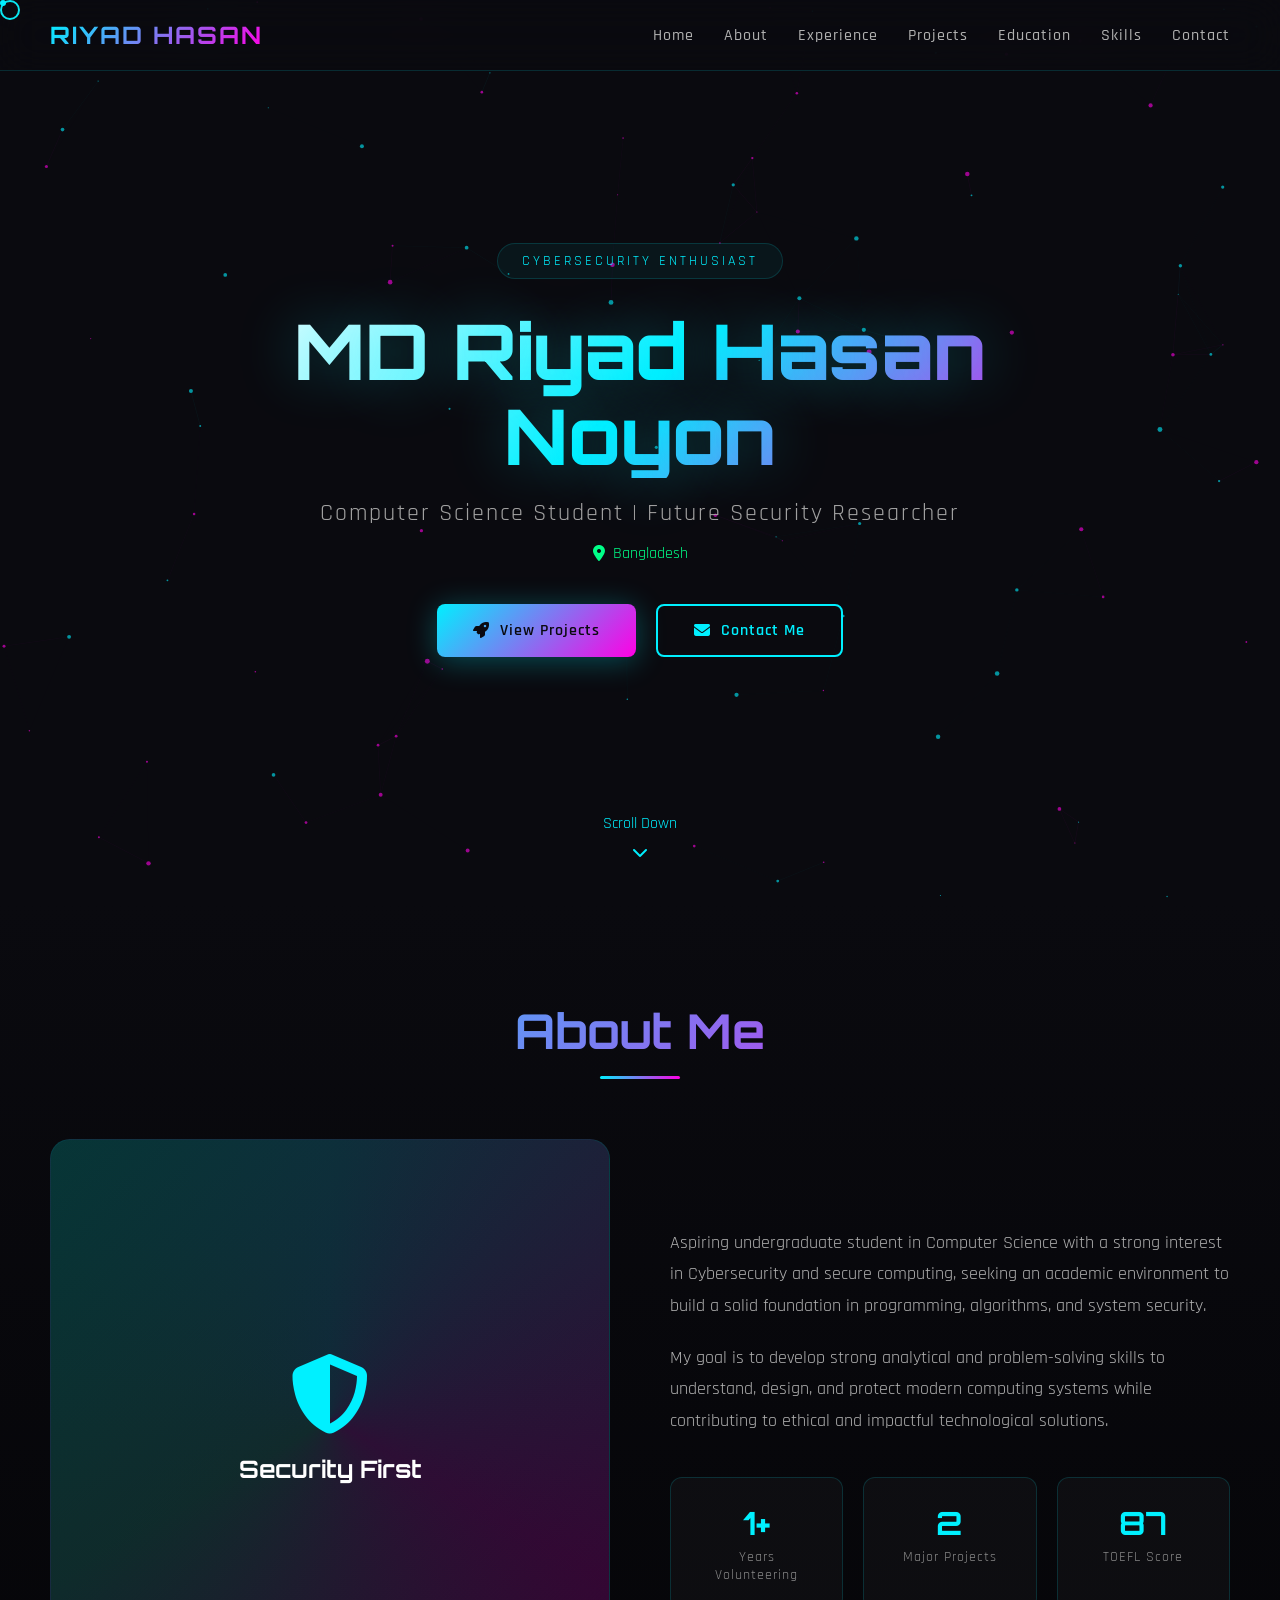
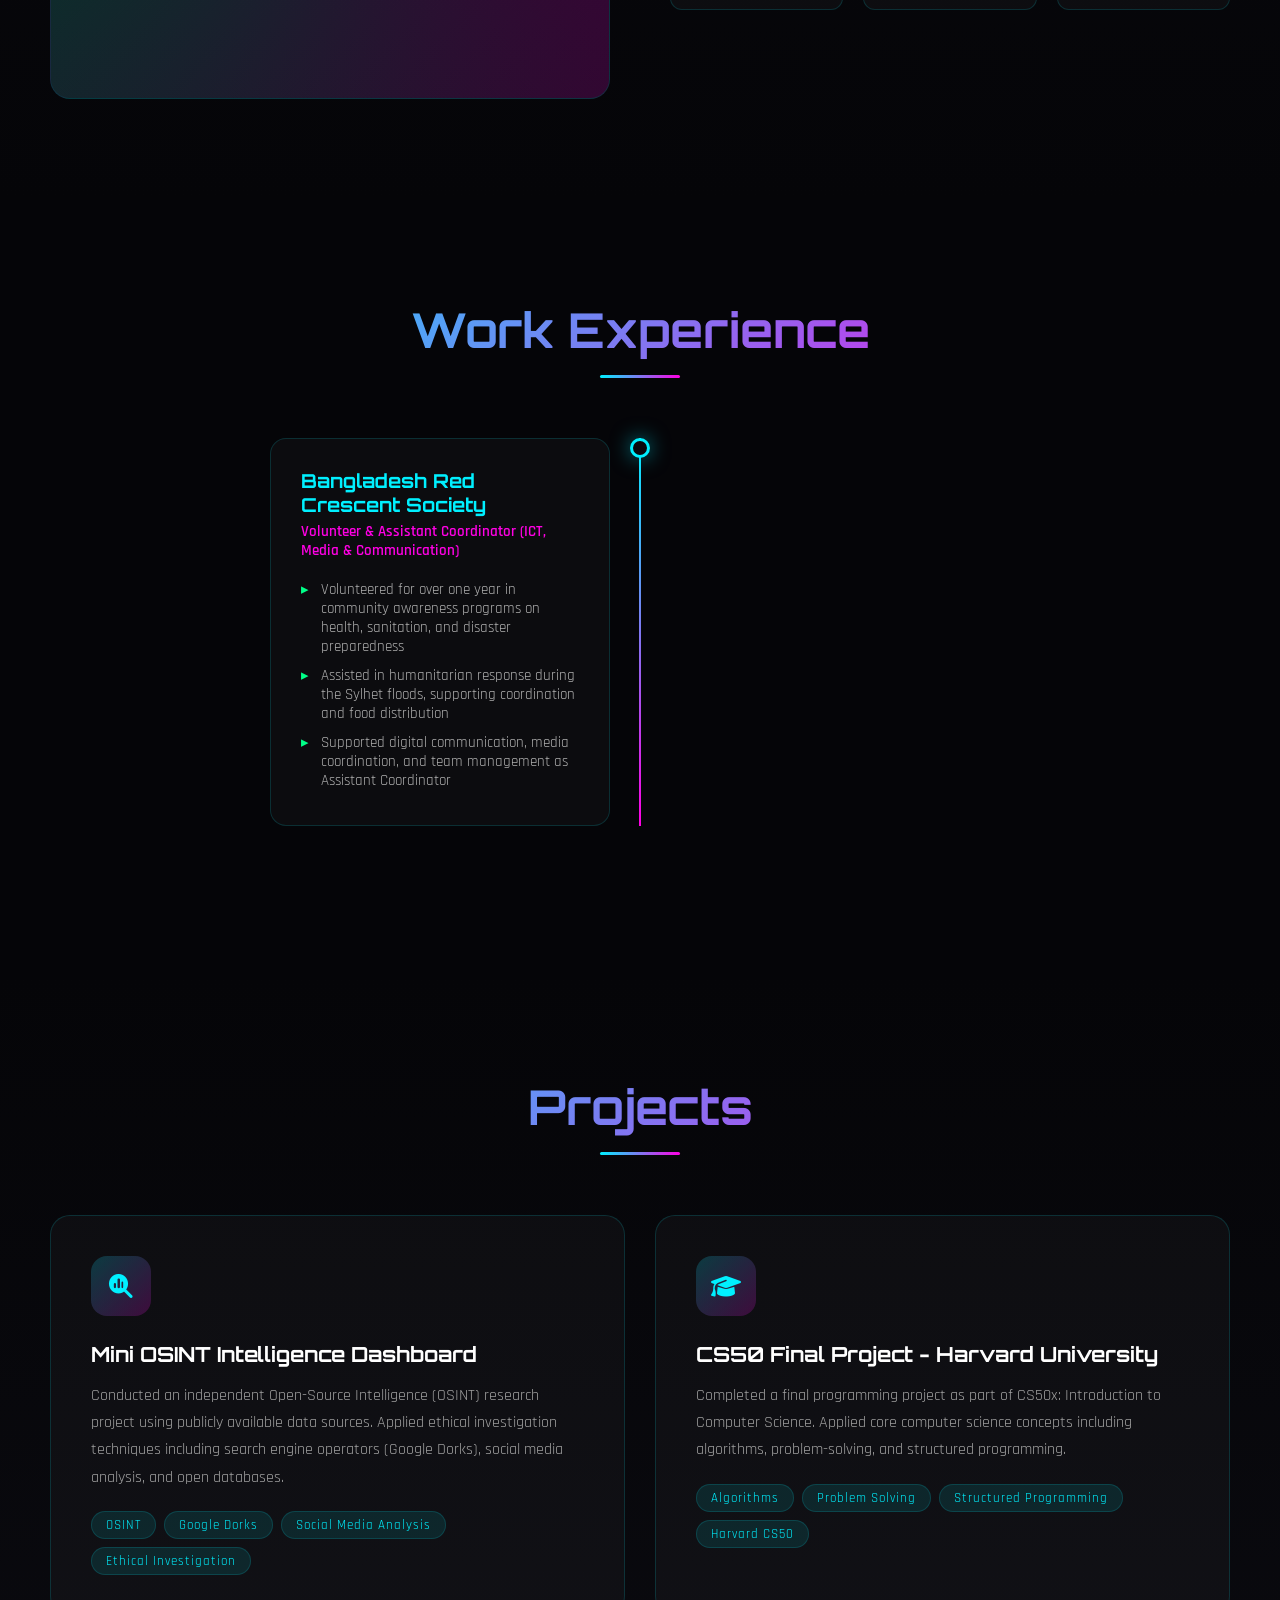
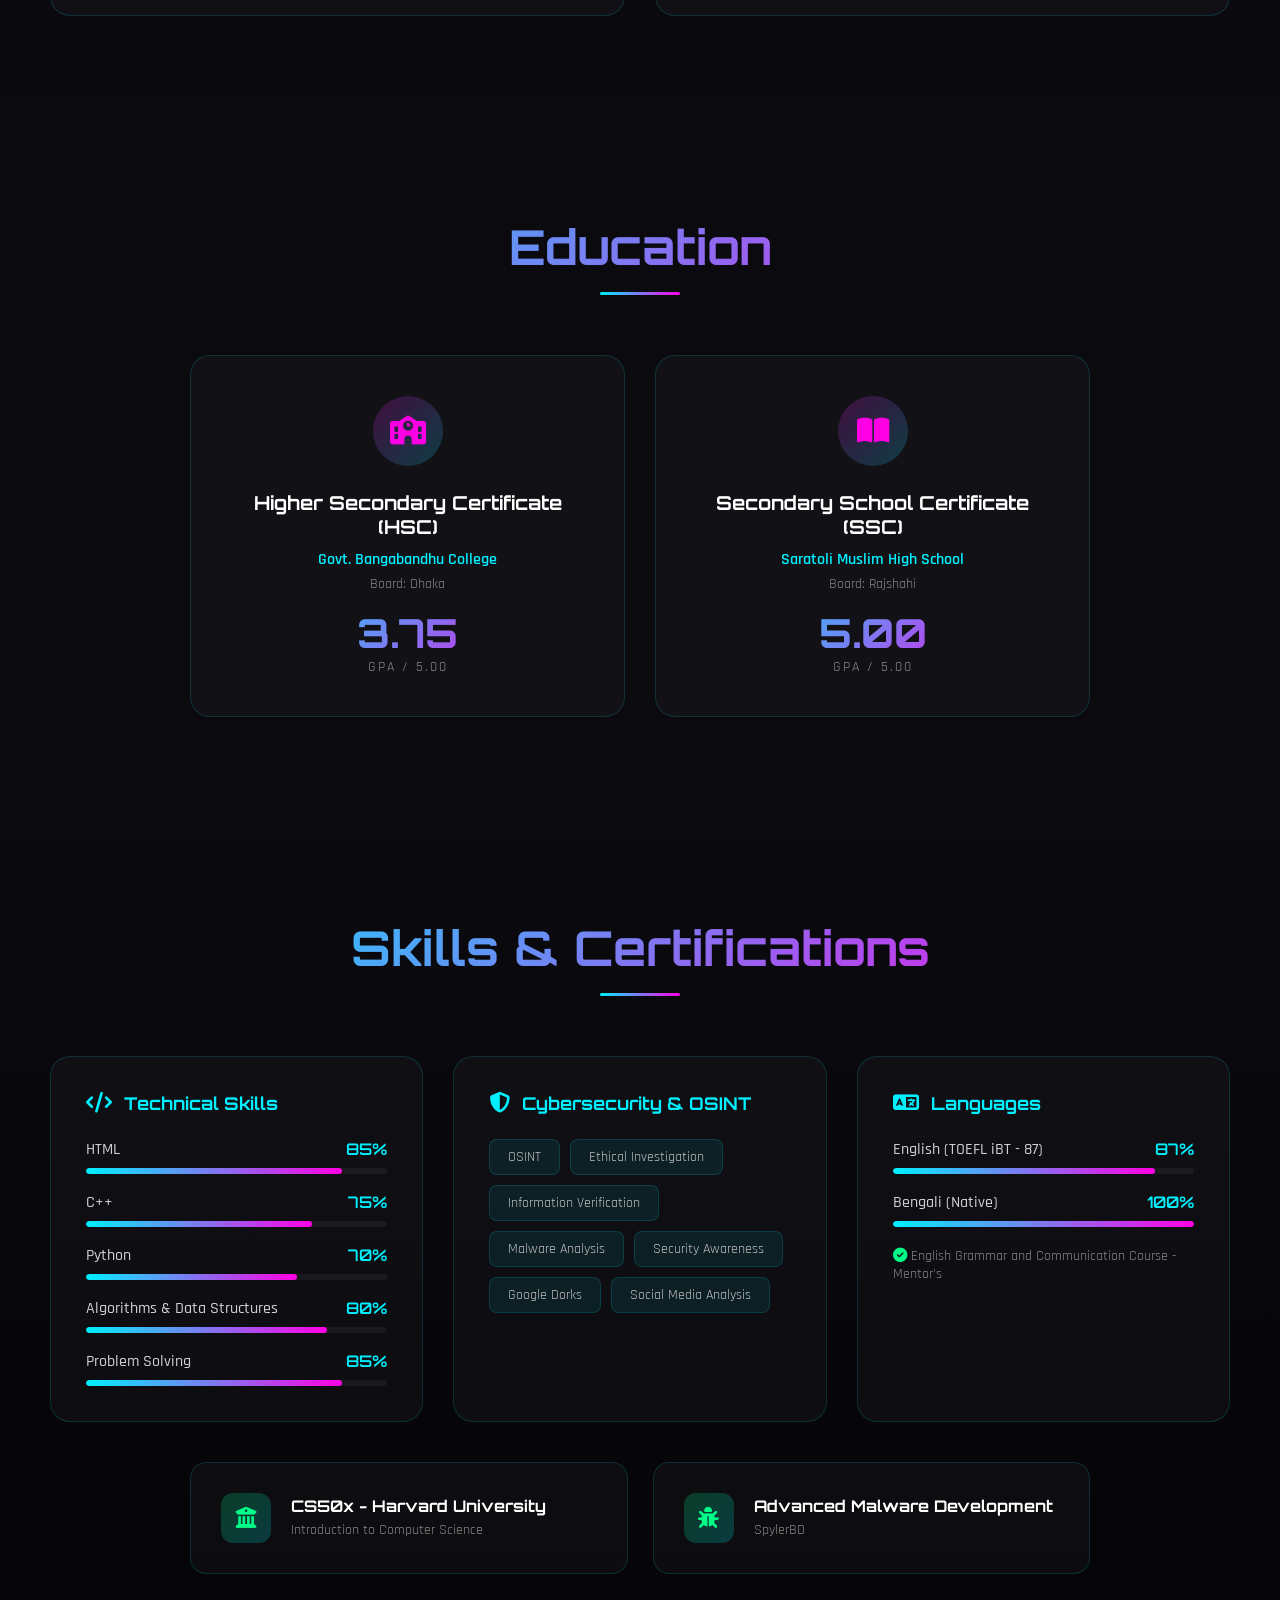
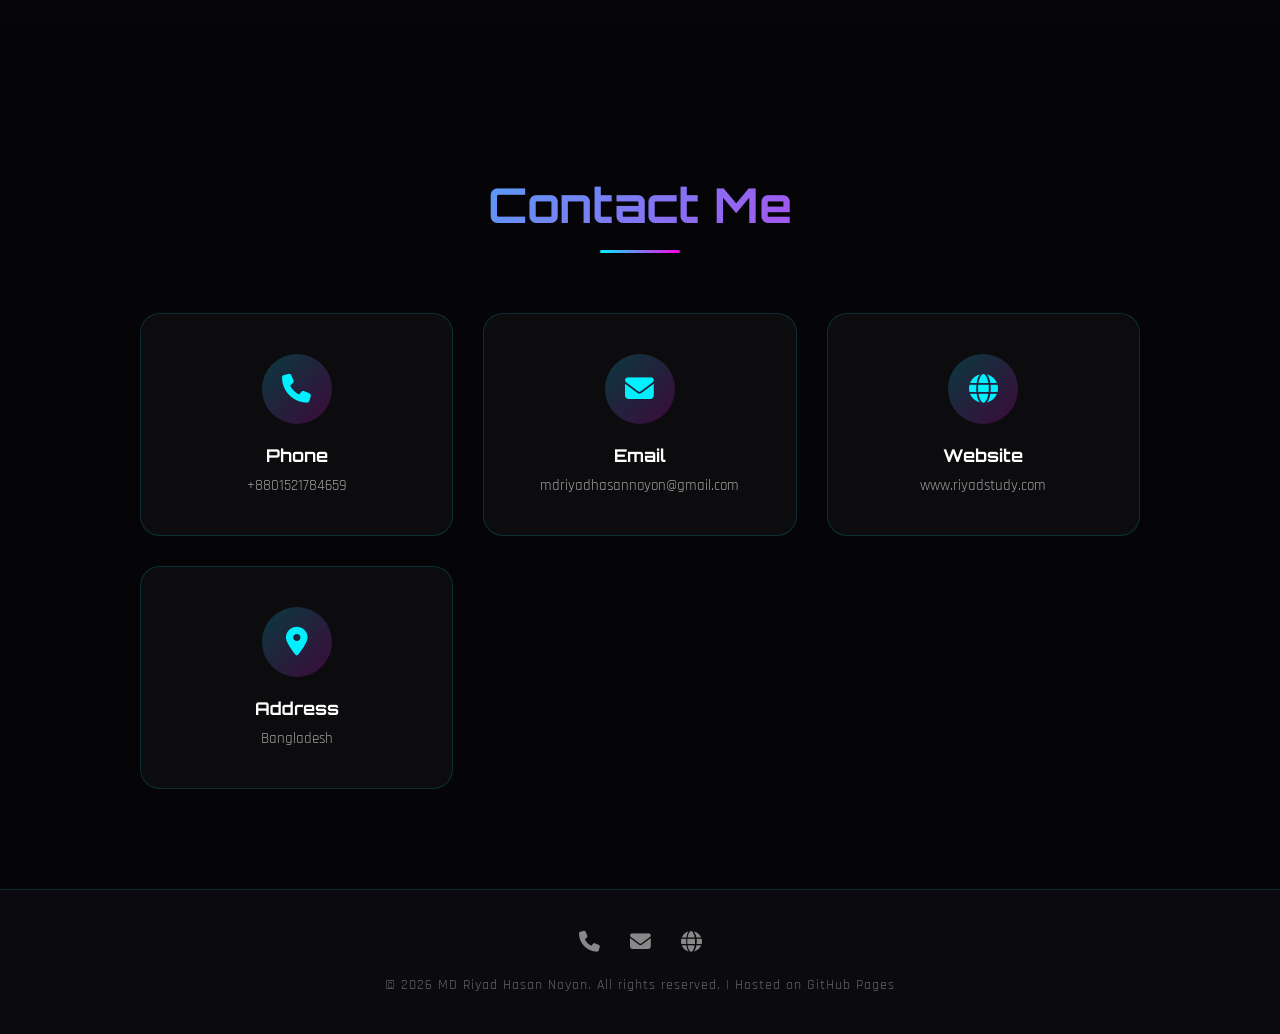
<file: index.html>
<!DOCTYPE html>
<html lang="en">
<head>
    <meta charset="UTF-8">
    <meta name="viewport" content="width=device-width, initial-scale=1.0">
    <title>MD Riyad Hasan Noyon | Cybersecurity & CS</title>
    <link href="https://fonts.googleapis.com/css2?family=Orbitron:wght@400;500;600;700;800;900&family=Rajdhani:wght@300;400;500;600;700&display=swap" rel="stylesheet">
    <link rel="stylesheet" href="https://cdnjs.cloudflare.com/ajax/libs/font-awesome/6.5.1/css/all.min.css">
    <style>
        * {
            margin: 0;
            padding: 0;
            box-sizing: border-box;
        }

        :root {
            --primary: #00f0ff;
            --secondary: #ff00e4;
            --accent: #00ff88;
            --dark: #0a0a0f;
            --darker: #050508;
            --card: rgba(255,255,255,0.03);
            --border: rgba(0,240,255,0.15);
        }

        html {
            scroll-behavior: smooth;
        }

        body {
            font-family: 'Rajdhani', sans-serif;
            background: var(--dark);
            color: #e0e0e0;
            overflow-x: hidden;
            cursor: none;
        }

        /* Custom Cursor */
        .cursor {
            width: 20px;
            height: 20px;
            border: 2px solid var(--primary);
            border-radius: 50%;
            position: fixed;
            pointer-events: none;
            z-index: 9999;
            transition: transform 0.1s, background 0.3s;
            mix-blend-mode: difference;
        }

        .cursor-dot {
            width: 6px;
            height: 6px;
            background: var(--primary);
            border-radius: 50%;
            position: fixed;
            pointer-events: none;
            z-index: 9999;
        }

        /* Canvas Background */
        #bgCanvas {
            position: fixed;
            top: 0;
            left: 0;
            width: 100%;
            height: 100%;
            z-index: 0;
            pointer-events: none;
        }

        /* Navigation */
        nav {
            position: fixed;
            top: 0;
            width: 100%;
            padding: 20px 50px;
            display: flex;
            justify-content: space-between;
            align-items: center;
            z-index: 1000;
            background: rgba(10,10,15,0.8);
            backdrop-filter: blur(20px);
            border-bottom: 1px solid var(--border);
            transition: all 0.3s;
        }

        nav.scrolled {
            padding: 12px 50px;
            background: rgba(10,10,15,0.95);
        }

        .logo {
            font-family: 'Orbitron', sans-serif;
            font-size: 1.5rem;
            font-weight: 700;
            background: linear-gradient(135deg, var(--primary), var(--secondary));
            -webkit-background-clip: text;
            -webkit-text-fill-color: transparent;
            background-clip: text;
            letter-spacing: 2px;
        }

        .nav-links {
            display: flex;
            gap: 30px;
            list-style: none;
        }

        .nav-links a {
            color: #b0b0b0;
            text-decoration: none;
            font-weight: 500;
            font-size: 1rem;
            letter-spacing: 1px;
            position: relative;
            padding: 5px 0;
            transition: color 0.3s;
        }

        .nav-links a::after {
            content: '';
            position: absolute;
            bottom: 0;
            left: 0;
            width: 0;
            height: 2px;
            background: linear-gradient(90deg, var(--primary), var(--secondary));
            transition: width 0.3s;
        }

        .nav-links a:hover {
            color: var(--primary);
        }

        .nav-links a:hover::after {
            width: 100%;
        }

        /* Hero Section */
        .hero {
            height: 100vh;
            display: flex;
            align-items: center;
            justify-content: center;
            position: relative;
            z-index: 1;
        }

        .hero-content {
            text-align: center;
            max-width: 900px;
            padding: 0 20px;
        }

        .hero-badge {
            display: inline-block;
            padding: 8px 24px;
            border: 1px solid var(--border);
            border-radius: 50px;
            font-size: 0.85rem;
            color: var(--primary);
            margin-bottom: 30px;
            background: rgba(0,240,255,0.05);
            letter-spacing: 3px;
            text-transform: uppercase;
            animation: pulse-glow 2s ease-in-out infinite;
        }

        @keyframes pulse-glow {
            0%, 100% { box-shadow: 0 0 10px rgba(0,240,255,0.2); }
            50% { box-shadow: 0 0 25px rgba(0,240,255,0.4); }
        }

        .hero h1 {
            font-family: 'Orbitron', sans-serif;
            font-size: clamp(2.5rem, 6vw, 5rem);
            font-weight: 800;
            line-height: 1.1;
            margin-bottom: 20px;
            background: linear-gradient(135deg, #fff 0%, var(--primary) 50%, var(--secondary) 100%);
            -webkit-background-clip: text;
            -webkit-text-fill-color: transparent;
            background-clip: text;
            text-shadow: 0 0 60px rgba(0,240,255,0.3);
        }

        .hero .subtitle {
            font-size: clamp(1.1rem, 2.5vw, 1.5rem);
            color: #a0a0a0;
            margin-bottom: 15px;
            letter-spacing: 2px;
        }

        .hero .location {
            color: var(--accent);
            font-size: 1rem;
            margin-bottom: 40px;
            display: flex;
            align-items: center;
            justify-content: center;
            gap: 8px;
        }

        .hero-buttons {
            display: flex;
            gap: 20px;
            justify-content: center;
            flex-wrap: wrap;
        }

        .btn {
            padding: 14px 36px;
            border: none;
            border-radius: 8px;
            font-family: 'Rajdhani', sans-serif;
            font-size: 1rem;
            font-weight: 600;
            letter-spacing: 1px;
            cursor: pointer;
            text-decoration: none;
            display: inline-flex;
            align-items: center;
            gap: 10px;
            transition: all 0.3s;
            position: relative;
            overflow: hidden;
        }

        .btn-primary {
            background: linear-gradient(135deg, var(--primary), var(--secondary));
            color: var(--dark);
            box-shadow: 0 4px 30px rgba(0,240,255,0.3);
        }

        .btn-primary:hover {
            transform: translateY(-3px);
            box-shadow: 0 8px 40px rgba(0,240,255,0.5);
        }

        .btn-outline {
            background: transparent;
            color: var(--primary);
            border: 2px solid var(--primary);
        }

        .btn-outline:hover {
            background: rgba(0,240,255,0.1);
            transform: translateY(-3px);
        }

        .scroll-indicator {
            position: absolute;
            bottom: 40px;
            left: 50%;
            transform: translateX(-50%);
            display: flex;
            flex-direction: column;
            align-items: center;
            gap: 10px;
            color: var(--primary);
            animation: bounce 2s infinite;
        }

        @keyframes bounce {
            0%, 100% { transform: translateX(-50%) translateY(0); }
            50% { transform: translateX(-50%) translateY(10px); }
        }

        /* Section Styles */
        section {
            position: relative;
            z-index: 1;
            padding: 100px 50px;
        }

        .section-header {
            text-align: center;
            margin-bottom: 60px;
        }

        .section-header h2 {
            font-family: 'Orbitron', sans-serif;
            font-size: clamp(2rem, 4vw, 3rem);
            font-weight: 700;
            background: linear-gradient(135deg, var(--primary), var(--secondary));
            -webkit-background-clip: text;
            -webkit-text-fill-color: transparent;
            background-clip: text;
            margin-bottom: 15px;
        }

        .section-header .line {
            width: 80px;
            height: 3px;
            background: linear-gradient(90deg, var(--primary), var(--secondary));
            margin: 0 auto;
            border-radius: 3px;
        }

        /* About Section */
        .about {
            background: linear-gradient(180deg, var(--dark) 0%, var(--darker) 100%);
        }

        .about-grid {
            display: grid;
            grid-template-columns: 1fr 1fr;
            gap: 60px;
            max-width: 1200px;
            margin: 0 auto;
            align-items: center;
        }

        .about-image {
            position: relative;
        }

        .about-image .glow-box {
            width: 100%;
            aspect-ratio: 1;
            border-radius: 20px;
            background: linear-gradient(135deg, rgba(0,240,255,0.1), rgba(255,0,228,0.1));
            border: 1px solid var(--border);
            display: flex;
            align-items: center;
            justify-content: center;
            position: relative;
            overflow: hidden;
        }

        .about-image .glow-box::before {
            content: '';
            position: absolute;
            width: 200%;
            height: 200%;
            background: conic-gradient(var(--primary), var(--secondary), var(--accent), var(--primary));
            animation: rotate 4s linear infinite;
            opacity: 0.1;
        }

        @keyframes rotate {
            to { transform: rotate(360deg); }
        }

        .about-image .glow-box .content {
            position: relative;
            z-index: 1;
            text-align: center;
        }

        .about-image .glow-box i {
            font-size: 5rem;
            color: var(--primary);
            margin-bottom: 20px;
        }

        .about-image .glow-box h3 {
            font-family: 'Orbitron', sans-serif;
            font-size: 1.5rem;
            color: #fff;
        }

        .about-text p {
            font-size: 1.1rem;
            line-height: 1.8;
            color: #b0b0b0;
            margin-bottom: 20px;
        }

        .stats-grid {
            display: grid;
            grid-template-columns: repeat(3, 1fr);
            gap: 20px;
            margin-top: 40px;
        }

        .stat-card {
            background: var(--card);
            border: 1px solid var(--border);
            border-radius: 12px;
            padding: 25px;
            text-align: center;
            transition: all 0.3s;
        }

        .stat-card:hover {
            transform: translateY(-5px);
            border-color: var(--primary);
            box-shadow: 0 10px 30px rgba(0,240,255,0.1);
        }

        .stat-card .number {
            font-family: 'Orbitron', sans-serif;
            font-size: 2rem;
            font-weight: 700;
            color: var(--primary);
        }

        .stat-card .label {
            font-size: 0.85rem;
            color: #888;
            margin-top: 5px;
            letter-spacing: 1px;
        }

        /* Experience Section */
        .experience {
            background: var(--darker);
        }

        .timeline {
            max-width: 800px;
            margin: 0 auto;
            position: relative;
        }

        .timeline::before {
            content: '';
            position: absolute;
            left: 50%;
            transform: translateX(-50%);
            width: 2px;
            height: 100%;
            background: linear-gradient(180deg, var(--primary), var(--secondary));
        }

        .timeline-item {
            display: flex;
            justify-content: flex-end;
            padding-right: 50%;
            position: relative;
            margin-bottom: 50px;
        }

        .timeline-item:nth-child(even) {
            justify-content: flex-start;
            padding-right: 0;
            padding-left: 50%;
        }

        .timeline-dot {
            position: absolute;
            left: 50%;
            transform: translateX(-50%);
            width: 20px;
            height: 20px;
            background: var(--dark);
            border: 3px solid var(--primary);
            border-radius: 50%;
            z-index: 2;
            box-shadow: 0 0 20px rgba(0,240,255,0.5);
        }

        .timeline-content {
            background: var(--card);
            border: 1px solid var(--border);
            border-radius: 16px;
            padding: 30px;
            max-width: 400px;
            margin: 0 30px;
            transition: all 0.3s;
        }

        .timeline-content:hover {
            border-color: var(--primary);
            box-shadow: 0 10px 40px rgba(0,240,255,0.1);
            transform: scale(1.02);
        }

        .timeline-content h3 {
            font-family: 'Orbitron', sans-serif;
            font-size: 1.2rem;
            color: var(--primary);
            margin-bottom: 5px;
        }

        .timeline-content .role {
            color: var(--secondary);
            font-weight: 600;
            margin-bottom: 15px;
            font-size: 0.95rem;
        }

        .timeline-content ul {
            list-style: none;
            padding: 0;
        }

        .timeline-content ul li {
            padding: 5px 0;
            padding-left: 20px;
            position: relative;
            color: #b0b0b0;
            font-size: 0.95rem;
        }

        .timeline-content ul li::before {
            content: '▸';
            position: absolute;
            left: 0;
            color: var(--accent);
        }

        /* Projects Section */
        .projects {
            background: linear-gradient(180deg, var(--darker) 0%, var(--dark) 100%);
        }

        .projects-grid {
            display: grid;
            grid-template-columns: repeat(auto-fit, minmax(350px, 1fr));
            gap: 30px;
            max-width: 1200px;
            margin: 0 auto;
        }

        .project-card {
            background: var(--card);
            border: 1px solid var(--border);
            border-radius: 20px;
            padding: 40px;
            position: relative;
            overflow: hidden;
            transition: all 0.4s;
        }

        .project-card::before {
            content: '';
            position: absolute;
            top: 0;
            left: 0;
            width: 100%;
            height: 3px;
            background: linear-gradient(90deg, var(--primary), var(--secondary));
            transform: scaleX(0);
            transition: transform 0.4s;
        }

        .project-card:hover::before {
            transform: scaleX(1);
        }

        .project-card:hover {
            transform: translateY(-10px);
            border-color: var(--primary);
            box-shadow: 0 20px 60px rgba(0,240,255,0.15);
        }

        .project-card .icon {
            width: 60px;
            height: 60px;
            background: linear-gradient(135deg, rgba(0,240,255,0.2), rgba(255,0,228,0.2));
            border-radius: 16px;
            display: flex;
            align-items: center;
            justify-content: center;
            margin-bottom: 25px;
            font-size: 1.5rem;
            color: var(--primary);
        }

        .project-card h3 {
            font-family: 'Orbitron', sans-serif;
            font-size: 1.3rem;
            color: #fff;
            margin-bottom: 15px;
        }

        .project-card p {
            color: #a0a0a0;
            line-height: 1.7;
            margin-bottom: 20px;
        }

        .project-tags {
            display: flex;
            flex-wrap: wrap;
            gap: 8px;
        }

        .project-tag {
            padding: 5px 14px;
            background: rgba(0,240,255,0.1);
            border: 1px solid var(--border);
            border-radius: 20px;
            font-size: 0.8rem;
            color: var(--primary);
            letter-spacing: 1px;
        }

        /* Education Section */
        .education {
            background: var(--dark);
        }

        .edu-grid {
            display: grid;
            grid-template-columns: repeat(auto-fit, minmax(300px, 1fr));
            gap: 30px;
            max-width: 900px;
            margin: 0 auto;
        }

        .edu-card {
            background: var(--card);
            border: 1px solid var(--border);
            border-radius: 20px;
            padding: 40px;
            text-align: center;
            position: relative;
            overflow: hidden;
            transition: all 0.3s;
        }

        .edu-card:hover {
            transform: translateY(-5px);
            border-color: var(--secondary);
            box-shadow: 0 15px 40px rgba(255,0,228,0.1);
        }

        .edu-card .edu-icon {
            width: 70px;
            height: 70px;
            background: linear-gradient(135deg, rgba(255,0,228,0.2), rgba(0,240,255,0.2));
            border-radius: 50%;
            display: flex;
            align-items: center;
            justify-content: center;
            margin: 0 auto 25px;
            font-size: 1.8rem;
            color: var(--secondary);
        }

        .edu-card h3 {
            font-family: 'Orbitron', sans-serif;
            font-size: 1.2rem;
            color: #fff;
            margin-bottom: 10px;
        }

        .edu-card .school {
            color: var(--primary);
            font-weight: 600;
            margin-bottom: 5px;
        }

        .edu-card .board {
            color: #888;
            font-size: 0.9rem;
            margin-bottom: 15px;
        }

        .edu-card .gpa {
            font-family: 'Orbitron', sans-serif;
            font-size: 2.5rem;
            font-weight: 800;
            background: linear-gradient(135deg, var(--primary), var(--secondary));
            -webkit-background-clip: text;
            -webkit-text-fill-color: transparent;
            background-clip: text;
        }

        .edu-card .gpa-label {
            color: #888;
            font-size: 0.85rem;
            letter-spacing: 2px;
        }

        /* Skills Section */
        .skills {
            background: linear-gradient(180deg, var(--dark) 0%, var(--darker) 100%);
        }

        .skills-grid {
            display: grid;
            grid-template-columns: repeat(auto-fit, minmax(300px, 1fr));
            gap: 30px;
            max-width: 1200px;
            margin: 0 auto;
        }

        .skill-category {
            background: var(--card);
            border: 1px solid var(--border);
            border-radius: 20px;
            padding: 35px;
            transition: all 0.3s;
        }

        .skill-category:hover {
            border-color: var(--primary);
            box-shadow: 0 10px 30px rgba(0,240,255,0.1);
        }

        .skill-category h3 {
            font-family: 'Orbitron', sans-serif;
            font-size: 1.1rem;
            color: var(--primary);
            margin-bottom: 25px;
            display: flex;
            align-items: center;
            gap: 12px;
        }

        .skill-category h3 i {
            font-size: 1.3rem;
        }

        .skill-item {
            margin-bottom: 18px;
        }

        .skill-item:last-child {
            margin-bottom: 0;
        }

        .skill-header {
            display: flex;
            justify-content: space-between;
            margin-bottom: 8px;
        }

        .skill-name {
            color: #d0d0d0;
            font-weight: 500;
        }

        .skill-percent {
            color: var(--primary);
            font-family: 'Orbitron', sans-serif;
            font-weight: 600;
        }

        .skill-bar {
            height: 6px;
            background: rgba(255,255,255,0.05);
            border-radius: 3px;
            overflow: hidden;
        }

        .skill-fill {
            height: 100%;
            background: linear-gradient(90deg, var(--primary), var(--secondary));
            border-radius: 3px;
            transition: width 1.5s ease-out;
            width: 0;
        }

        .skill-tags {
            display: flex;
            flex-wrap: wrap;
            gap: 10px;
        }

        .skill-tag {
            padding: 8px 18px;
            background: rgba(0,240,255,0.08);
            border: 1px solid var(--border);
            border-radius: 8px;
            color: #c0c0c0;
            font-size: 0.9rem;
            transition: all 0.3s;
        }

        .skill-tag:hover {
            background: rgba(0,240,255,0.2);
            color: var(--primary);
            border-color: var(--primary);
        }

        /* Certifications */
        .cert-grid {
            display: grid;
            grid-template-columns: repeat(auto-fit, minmax(280px, 1fr));
            gap: 25px;
            max-width: 900px;
            margin: 40px auto 0;
        }

        .cert-card {
            background: var(--card);
            border: 1px solid var(--border);
            border-radius: 16px;
            padding: 30px;
            display: flex;
            align-items: center;
            gap: 20px;
            transition: all 0.3s;
        }

        .cert-card:hover {
            border-color: var(--accent);
            transform: translateX(5px);
        }

        .cert-card .cert-icon {
            width: 50px;
            height: 50px;
            background: linear-gradient(135deg, rgba(0,255,136,0.2), rgba(0,240,255,0.2));
            border-radius: 12px;
            display: flex;
            align-items: center;
            justify-content: center;
            font-size: 1.3rem;
            color: var(--accent);
            flex-shrink: 0;
        }

        .cert-card h4 {
            font-family: 'Orbitron', sans-serif;
            font-size: 1rem;
            color: #fff;
            margin-bottom: 5px;
        }

        .cert-card p {
            color: #888;
            font-size: 0.85rem;
        }

        /* Contact Section */
        .contact {
            background: var(--darker);
            position: relative;
        }

        .contact-grid {
            display: grid;
            grid-template-columns: repeat(auto-fit, minmax(250px, 1fr));
            gap: 30px;
            max-width: 1000px;
            margin: 0 auto;
        }

        .contact-card {
            background: var(--card);
            border: 1px solid var(--border);
            border-radius: 20px;
            padding: 40px 30px;
            text-align: center;
            transition: all 0.3s;
            text-decoration: none;
            color: inherit;
            display: block;
        }

        .contact-card:hover {
            transform: translateY(-10px);
            border-color: var(--primary);
            box-shadow: 0 20px 50px rgba(0,240,255,0.15);
        }

        .contact-card .contact-icon {
            width: 70px;
            height: 70px;
            background: linear-gradient(135deg, rgba(0,240,255,0.2), rgba(255,0,228,0.2));
            border-radius: 50%;
            display: flex;
            align-items: center;
            justify-content: center;
            margin: 0 auto 20px;
            font-size: 1.8rem;
            color: var(--primary);
            transition: all 0.3s;
        }

        .contact-card:hover .contact-icon {
            transform: rotate(360deg);
            background: linear-gradient(135deg, var(--primary), var(--secondary));
            color: var(--dark);
        }

        .contact-card h3 {
            font-family: 'Orbitron', sans-serif;
            font-size: 1.1rem;
            color: #fff;
            margin-bottom: 10px;
        }

        .contact-card p {
            color: #a0a0a0;
            font-size: 0.95rem;
        }

        /* Footer */
        footer {
            background: var(--dark);
            border-top: 1px solid var(--border);
            padding: 40px 50px;
            text-align: center;
            position: relative;
            z-index: 1;
        }

        footer p {
            color: #666;
            font-size: 0.9rem;
            letter-spacing: 1px;
        }

        footer .footer-links {
            display: flex;
            justify-content: center;
            gap: 30px;
            margin-bottom: 20px;
        }

        footer .footer-links a {
            color: #888;
            text-decoration: none;
            font-size: 1.3rem;
            transition: color 0.3s;
        }

        footer .footer-links a:hover {
            color: var(--primary);
        }

        /* Scroll Reveal */
        .reveal {
            opacity: 0;
            transform: translateY(50px);
            transition: all 0.8s ease-out;
        }

        .reveal.active {
            opacity: 1;
            transform: translateY(0);
        }

        /* Responsive */
        @media (max-width: 768px) {
            nav {
                padding: 15px 20px;
            }

            .nav-links {
                display: none;
            }

            section {
                padding: 60px 20px;
            }

            .about-grid {
                grid-template-columns: 1fr;
                gap: 40px;
            }

            .timeline::before {
                left: 20px;
            }

            .timeline-item,
            .timeline-item:nth-child(even) {
                justify-content: flex-start;
                padding-right: 0;
                padding-left: 50px;
            }

            .timeline-dot {
                left: 20px;
            }

            .stats-grid {
                grid-template-columns: 1fr;
            }

            .cursor, .cursor-dot {
                display: none;
            }

            body {
                cursor: auto;
            }
        }

        /* Mobile Menu */
        .mobile-menu-btn {
            display: none;
            background: none;
            border: none;
            color: var(--primary);
            font-size: 1.5rem;
            cursor: pointer;
        }

        @media (max-width: 768px) {
            .mobile-menu-btn {
                display: block;
            }
        }
    </style>
</head>
<body>
    <!-- Custom Cursor -->
    <div class="cursor"></div>
    <div class="cursor-dot"></div>

    <!-- Background Canvas -->
    <canvas id="bgCanvas"></canvas>

    <!-- Navigation -->
    <nav id="navbar">
        <div class="logo">RIYAD HASAN</div>
        <ul class="nav-links">
            <li><a href="#home">Home</a></li>
            <li><a href="#about">About</a></li>
            <li><a href="#experience">Experience</a></li>
            <li><a href="#projects">Projects</a></li>
            <li><a href="#education">Education</a></li>
            <li><a href="#skills">Skills</a></li>
            <li><a href="#contact">Contact</a></li>
        </ul>
        <button class="mobile-menu-btn"><i class="fas fa-bars"></i></button>
    </nav>

    <!-- Hero Section -->
    <section class="hero" id="home">
        <div class="hero-content">
            <div class="hero-badge">Cybersecurity Enthusiast</div>
            <h1>MD Riyad Hasan Noyon</h1>
            <p class="subtitle">Computer Science Student | Future Security Researcher</p>
            <p class="location"><i class="fas fa-map-marker-alt"></i> Bangladesh</p>
            <div class="hero-buttons">
                <a href="#projects" class="btn btn-primary"><i class="fas fa-rocket"></i> View Projects</a>
                <a href="#contact" class="btn btn-outline"><i class="fas fa-envelope"></i> Contact Me</a>
            </div>
        </div>
        <div class="scroll-indicator">
            <span>Scroll Down</span>
            <i class="fas fa-chevron-down"></i>
        </div>
    </section>

    <!-- About Section -->
    <section class="about" id="about">
        <div class="section-header reveal">
            <h2>About Me</h2>
            <div class="line"></div>
        </div>
        <div class="about-grid">
            <div class="about-image reveal">
                <div class="glow-box">
                    <div class="content">
                        <i class="fas fa-shield-halved"></i>
                        <h3>Security First</h3>
                    </div>
                </div>
            </div>
            <div class="about-text reveal">
                <p>Aspiring undergraduate student in Computer Science with a strong interest in Cybersecurity and secure computing, seeking an academic environment to build a solid foundation in programming, algorithms, and system security.</p>
                <p>My goal is to develop strong analytical and problem-solving skills to understand, design, and protect modern computing systems while contributing to ethical and impactful technological solutions.</p>
                <div class="stats-grid">
                    <div class="stat-card">
                        <div class="number">1+</div>
                        <div class="label">Years Volunteering</div>
                    </div>
                    <div class="stat-card">
                        <div class="number">2</div>
                        <div class="label">Major Projects</div>
                    </div>
                    <div class="stat-card">
                        <div class="number">87</div>
                        <div class="label">TOEFL Score</div>
                    </div>
                </div>
            </div>
        </div>
    </section>

    <!-- Experience Section -->
    <section class="experience" id="experience">
        <div class="section-header reveal">
            <h2>Work Experience</h2>
            <div class="line"></div>
        </div>
        <div class="timeline">
            <div class="timeline-item reveal">
                <div class="timeline-dot"></div>
                <div class="timeline-content">
                    <h3>Bangladesh Red Crescent Society</h3>
                    <p class="role">Volunteer & Assistant Coordinator (ICT, Media & Communication)</p>
                    <ul>
                        <li>Volunteered for over one year in community awareness programs on health, sanitation, and disaster preparedness</li>
                        <li>Assisted in humanitarian response during the Sylhet floods, supporting coordination and food distribution</li>
                        <li>Supported digital communication, media coordination, and team management as Assistant Coordinator</li>
                    </ul>
                </div>
            </div>
        </div>
    </section>

    <!-- Projects Section -->
    <section class="projects" id="projects">
        <div class="section-header reveal">
            <h2>Projects</h2>
            <div class="line"></div>
        </div>
        <div class="projects-grid">
            <div class="project-card reveal">
                <div class="icon"><i class="fas fa-magnifying-glass-chart"></i></div>
                <h3>Mini OSINT Intelligence Dashboard</h3>
                <p>Conducted an independent Open-Source Intelligence (OSINT) research project using publicly available data sources. Applied ethical investigation techniques including search engine operators (Google Dorks), social media analysis, and open databases.</p>
                <div class="project-tags">
                    <span class="project-tag">OSINT</span>
                    <span class="project-tag">Google Dorks</span>
                    <span class="project-tag">Social Media Analysis</span>
                    <span class="project-tag">Ethical Investigation</span>
                </div>
            </div>
            <div class="project-card reveal">
                <div class="icon"><i class="fas fa-graduation-cap"></i></div>
                <h3>CS50 Final Project - Harvard University</h3>
                <p>Completed a final programming project as part of CS50x: Introduction to Computer Science. Applied core computer science concepts including algorithms, problem-solving, and structured programming.</p>
                <div class="project-tags">
                    <span class="project-tag">Algorithms</span>
                    <span class="project-tag">Problem Solving</span>
                    <span class="project-tag">Structured Programming</span>
                    <span class="project-tag">Harvard CS50</span>
                </div>
            </div>
        </div>
    </section>

    <!-- Education Section -->
    <section class="education" id="education">
        <div class="section-header reveal">
            <h2>Education</h2>
            <div class="line"></div>
        </div>
        <div class="edu-grid">
            <div class="edu-card reveal">
                <div class="edu-icon"><i class="fas fa-school"></i></div>
                <h3>Higher Secondary Certificate (HSC)</h3>
                <p class="school">Govt. Bangabandhu College</p>
                <p class="board">Board: Dhaka</p>
                <div class="gpa">3.75</div>
                <p class="gpa-label">GPA / 5.00</p>
            </div>
            <div class="edu-card reveal">
                <div class="edu-icon"><i class="fas fa-book-open"></i></div>
                <h3>Secondary School Certificate (SSC)</h3>
                <p class="school">Saratoli Muslim High School</p>
                <p class="board">Board: Rajshahi</p>
                <div class="gpa">5.00</div>
                <p class="gpa-label">GPA / 5.00</p>
            </div>
        </div>
    </section>

    <!-- Skills Section -->
    <section class="skills" id="skills">
        <div class="section-header reveal">
            <h2>Skills & Certifications</h2>
            <div class="line"></div>
        </div>
        <div class="skills-grid">
            <div class="skill-category reveal">
                <h3><i class="fas fa-code"></i> Technical Skills</h3>
                <div class="skill-item">
                    <div class="skill-header">
                        <span class="skill-name">HTML</span>
                        <span class="skill-percent">85%</span>
                    </div>
                    <div class="skill-bar"><div class="skill-fill" data-width="85"></div></div>
                </div>
                <div class="skill-item">
                    <div class="skill-header">
                        <span class="skill-name">C++</span>
                        <span class="skill-percent">75%</span>
                    </div>
                    <div class="skill-bar"><div class="skill-fill" data-width="75"></div></div>
                </div>
                <div class="skill-item">
                    <div class="skill-header">
                        <span class="skill-name">Python</span>
                        <span class="skill-percent">70%</span>
                    </div>
                    <div class="skill-bar"><div class="skill-fill" data-width="70"></div></div>
                </div>
                <div class="skill-item">
                    <div class="skill-header">
                        <span class="skill-name">Algorithms & Data Structures</span>
                        <span class="skill-percent">80%</span>
                    </div>
                    <div class="skill-bar"><div class="skill-fill" data-width="80"></div></div>
                </div>
                <div class="skill-item">
                    <div class="skill-header">
                        <span class="skill-name">Problem Solving</span>
                        <span class="skill-percent">85%</span>
                    </div>
                    <div class="skill-bar"><div class="skill-fill" data-width="85"></div></div>
                </div>
            </div>
            <div class="skill-category reveal">
                <h3><i class="fas fa-shield-halved"></i> Cybersecurity & OSINT</h3>
                <div class="skill-tags">
                    <span class="skill-tag">OSINT</span>
                    <span class="skill-tag">Ethical Investigation</span>
                    <span class="skill-tag">Information Verification</span>
                    <span class="skill-tag">Malware Analysis</span>
                    <span class="skill-tag">Security Awareness</span>
                    <span class="skill-tag">Google Dorks</span>
                    <span class="skill-tag">Social Media Analysis</span>
                </div>
            </div>
            <div class="skill-category reveal">
                <h3><i class="fas fa-language"></i> Languages</h3>
                <div class="skill-item">
                    <div class="skill-header">
                        <span class="skill-name">English (TOEFL iBT - 87)</span>
                        <span class="skill-percent">87%</span>
                    </div>
                    <div class="skill-bar"><div class="skill-fill" data-width="87"></div></div>
                </div>
                <div class="skill-item">
                    <div class="skill-header">
                        <span class="skill-name">Bengali (Native)</span>
                        <span class="skill-percent">100%</span>
                    </div>
                    <div class="skill-bar"><div class="skill-fill" data-width="100"></div></div>
                </div>
                <div style="margin-top: 20px;">
                    <p style="color: #888; font-size: 0.9rem;"><i class="fas fa-check-circle" style="color: var(--accent);"></i> English Grammar and Communication Course - Mentor's</p>
                </div>
            </div>
        </div>

        <div class="cert-grid">
            <div class="cert-card reveal">
                <div class="cert-icon"><i class="fas fa-university"></i></div>
                <div>
                    <h4>CS50x - Harvard University</h4>
                    <p>Introduction to Computer Science</p>
                </div>
            </div>
            <div class="cert-card reveal">
                <div class="cert-icon"><i class="fas fa-bug"></i></div>
                <div>
                    <h4>Advanced Malware Development</h4>
                    <p>SpylerBD</p>
                </div>
            </div>
        </div>
    </section>

    <!-- Contact Section -->
    <section class="contact" id="contact">
        <div class="section-header reveal">
            <h2>Contact Me</h2>
            <div class="line"></div>
        </div>
        <div class="contact-grid">
            <a href="tel:+8801521784659" class="contact-card reveal">
                <div class="contact-icon"><i class="fas fa-phone"></i></div>
                <h3>Phone</h3>
                <p>+8801521784659</p>
            </a>
            <a href="mailto:mdriyadhasannoyon@gmail.com" class="contact-card reveal">
                <div class="contact-icon"><i class="fas fa-envelope"></i></div>
                <h3>Email</h3>
                <p>mdriyadhasannoyon@gmail.com</p>
            </a>
            <a href="https://www.riyadstudy.com" target="_blank" class="contact-card reveal">
                <div class="contact-icon"><i class="fas fa-globe"></i></div>
                <h3>Website</h3>
                <p>www.riyadstudy.com</p>
            </a>
            <div class="contact-card reveal" style="cursor: default;">
                <div class="contact-icon"><i class="fas fa-location-dot"></i></div>
                <h3>Address</h3>
                <p>Bangladesh</p>
            </div>
        </div>
    </section>

    <!-- Footer -->
    <footer>
        <div class="footer-links">
            <a href="tel:+8801521784659"><i class="fas fa-phone"></i></a>
            <a href="mailto:mdriyadhasannoyon@gmail.com"><i class="fas fa-envelope"></i></a>
            <a href="https://www.riyadstudy.com" target="_blank"><i class="fas fa-globe"></i></a>
        </div>
        <p>© 2026 MD Riyad Hasan Noyon. All rights reserved. | Hosted on GitHub Pages</p>
    </footer>

    <script>
        // Particle Network Background
        const canvas = document.getElementById('bgCanvas');
        const ctx = canvas.getContext('2d');
        let particles = [];
        let mouse = { x: null, y: null };

        function resizeCanvas() {
            canvas.width = window.innerWidth;
            canvas.height = window.innerHeight;
        }
        resizeCanvas();
        window.addEventListener('resize', resizeCanvas);

        class Particle {
            constructor() {
                this.x = Math.random() * canvas.width;
                this.y = Math.random() * canvas.height;
                this.size = Math.random() * 2 + 0.5;
                this.speedX = (Math.random() - 0.5) * 0.5;
                this.speedY = (Math.random() - 0.5) * 0.5;
                this.color = Math.random() > 0.5 ? '#00f0ff' : '#ff00e4';
            }

            update() {
                this.x += this.speedX;
                this.y += this.speedY;

                if (this.x > canvas.width) this.x = 0;
                if (this.x < 0) this.x = canvas.width;
                if (this.y > canvas.height) this.y = 0;
                if (this.y < 0) this.y = canvas.height;

                // Mouse interaction
                if (mouse.x != null) {
                    let dx = mouse.x - this.x;
                    let dy = mouse.y - this.y;
                    let distance = Math.sqrt(dx * dx + dy * dy);
                    if (distance < 150) {
                        this.x -= dx * 0.02;
                        this.y -= dy * 0.02;
                    }
                }
            }

            draw() {
                ctx.fillStyle = this.color;
                ctx.globalAlpha = 0.6;
                ctx.beginPath();
                ctx.arc(this.x, this.y, this.size, 0, Math.PI * 2);
                ctx.fill();
            }
        }

        function initParticles() {
            particles = [];
            const particleCount = Math.min(window.innerWidth / 10, 100);
            for (let i = 0; i < particleCount; i++) {
                particles.push(new Particle());
            }
        }
        initParticles();

        function animate() {
            ctx.clearRect(0, 0, canvas.width, canvas.height);

            for (let i = 0; i < particles.length; i++) {
                particles[i].update();
                particles[i].draw();

                // Draw connections
                for (let j = i; j < particles.length; j++) {
                    let dx = particles[i].x - particles[j].x;
                    let dy = particles[i].y - particles[j].y;
                    let distance = Math.sqrt(dx * dx + dy * dy);

                    if (distance < 120) {
                        ctx.beginPath();
                        ctx.strokeStyle = particles[i].color;
                        ctx.globalAlpha = 0.1 * (1 - distance / 120);
                        ctx.lineWidth = 0.5;
                        ctx.moveTo(particles[i].x, particles[i].y);
                        ctx.lineTo(particles[j].x, particles[j].y);
                        ctx.stroke();
                    }
                }
            }

            requestAnimationFrame(animate);
        }
        animate();

        window.addEventListener('mousemove', (e) => {
            mouse.x = e.x;
            mouse.y = e.y;
        });

        // Custom Cursor
        const cursor = document.querySelector('.cursor');
        const cursorDot = document.querySelector('.cursor-dot');

        document.addEventListener('mousemove', (e) => {
            cursor.style.left = e.clientX - 10 + 'px';
            cursor.style.top = e.clientY - 10 + 'px';
            cursorDot.style.left = e.clientX - 3 + 'px';
            cursorDot.style.top = e.clientY - 3 + 'px';
        });

        document.querySelectorAll('a, button, .project-card, .skill-tag, .contact-card').forEach(el => {
            el.addEventListener('mouseenter', () => {
                cursor.style.transform = 'scale(1.5)';
                cursor.style.background = 'rgba(0,240,255,0.2)';
            });
            el.addEventListener('mouseleave', () => {
                cursor.style.transform = 'scale(1)';
                cursor.style.background = 'transparent';
            });
        });

        // Navbar Scroll Effect
        const navbar = document.getElementById('navbar');
        window.addEventListener('scroll', () => {
            if (window.scrollY > 50) {
                navbar.classList.add('scrolled');
            } else {
                navbar.classList.remove('scrolled');
            }
        });

        // Scroll Reveal
        const revealElements = document.querySelectorAll('.reveal');

        function reveal() {
            revealElements.forEach(element => {
                const windowHeight = window.innerHeight;
                const elementTop = element.getBoundingClientRect().top;
                const elementVisible = 100;

                if (elementTop < windowHeight - elementVisible) {
                    element.classList.add('active');
                }
            });
        }
        window.addEventListener('scroll', reveal);
        reveal();

        // Skill Bar Animation
        function animateSkillBars() {
            const skillBars = document.querySelectorAll('.skill-fill');
            skillBars.forEach(bar => {
                const rect = bar.getBoundingClientRect();
                if (rect.top < window.innerHeight && rect.bottom > 0) {
                    bar.style.width = bar.getAttribute('data-width') + '%';
                }
            });
        }
        window.addEventListener('scroll', animateSkillBars);
        setTimeout(animateSkillBars, 500);

        // Smooth Scroll
        document.querySelectorAll('a[href^="#"]').forEach(anchor => {
            anchor.addEventListener('click', function (e) {
                e.preventDefault();
                const target = document.querySelector(this.getAttribute('href'));
                if (target) {
                    target.scrollIntoView({
                        behavior: 'smooth',
                        block: 'start'
                    });
                }
            });
        });

        // Typing Effect for Hero
        const heroTitle = document.querySelector('.hero h1');
        const originalText = heroTitle.textContent;
        heroTitle.textContent = '';
        let charIndex = 0;

        function typeWriter() {
            if (charIndex < originalText.length) {
                heroTitle.textContent += originalText.charAt(charIndex);
                charIndex++;
                setTimeout(typeWriter, 80);
            }
        }
        setTimeout(typeWriter, 500);
    </script>
</body>
</html>
</file>
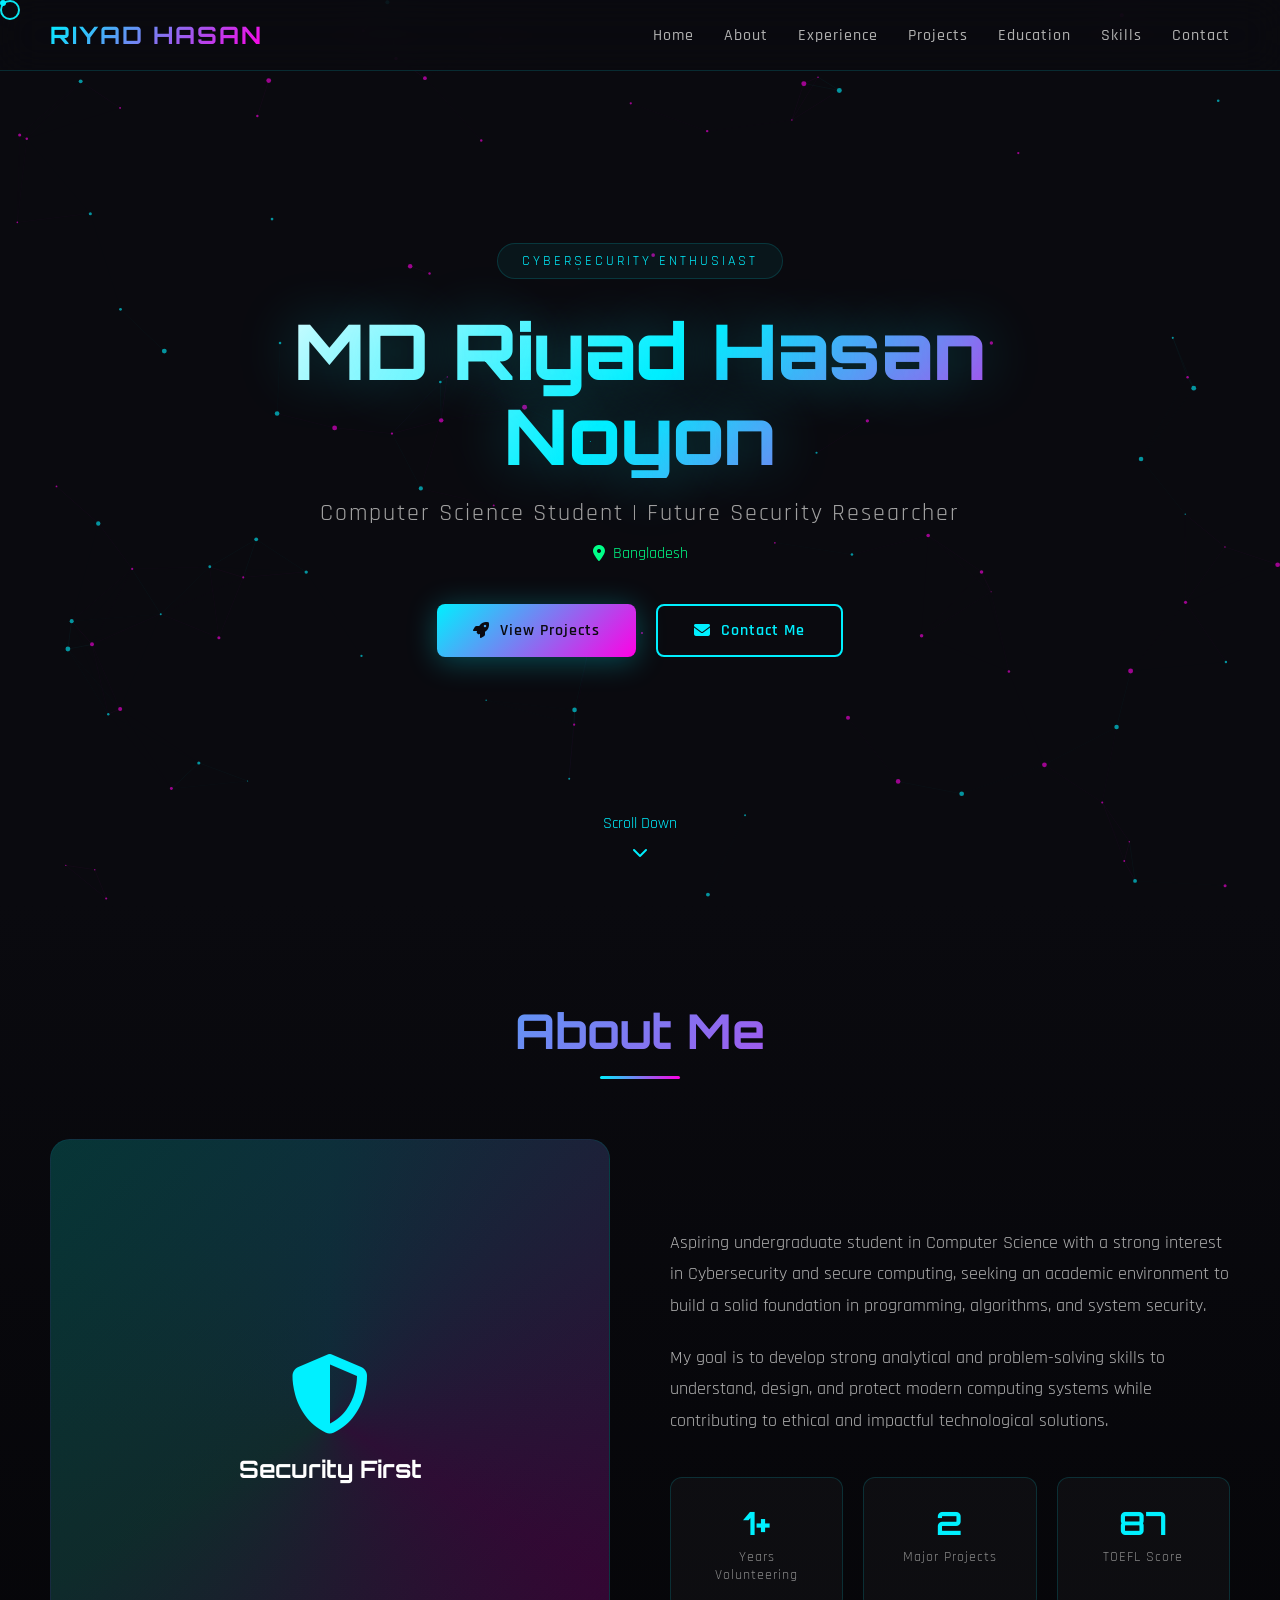
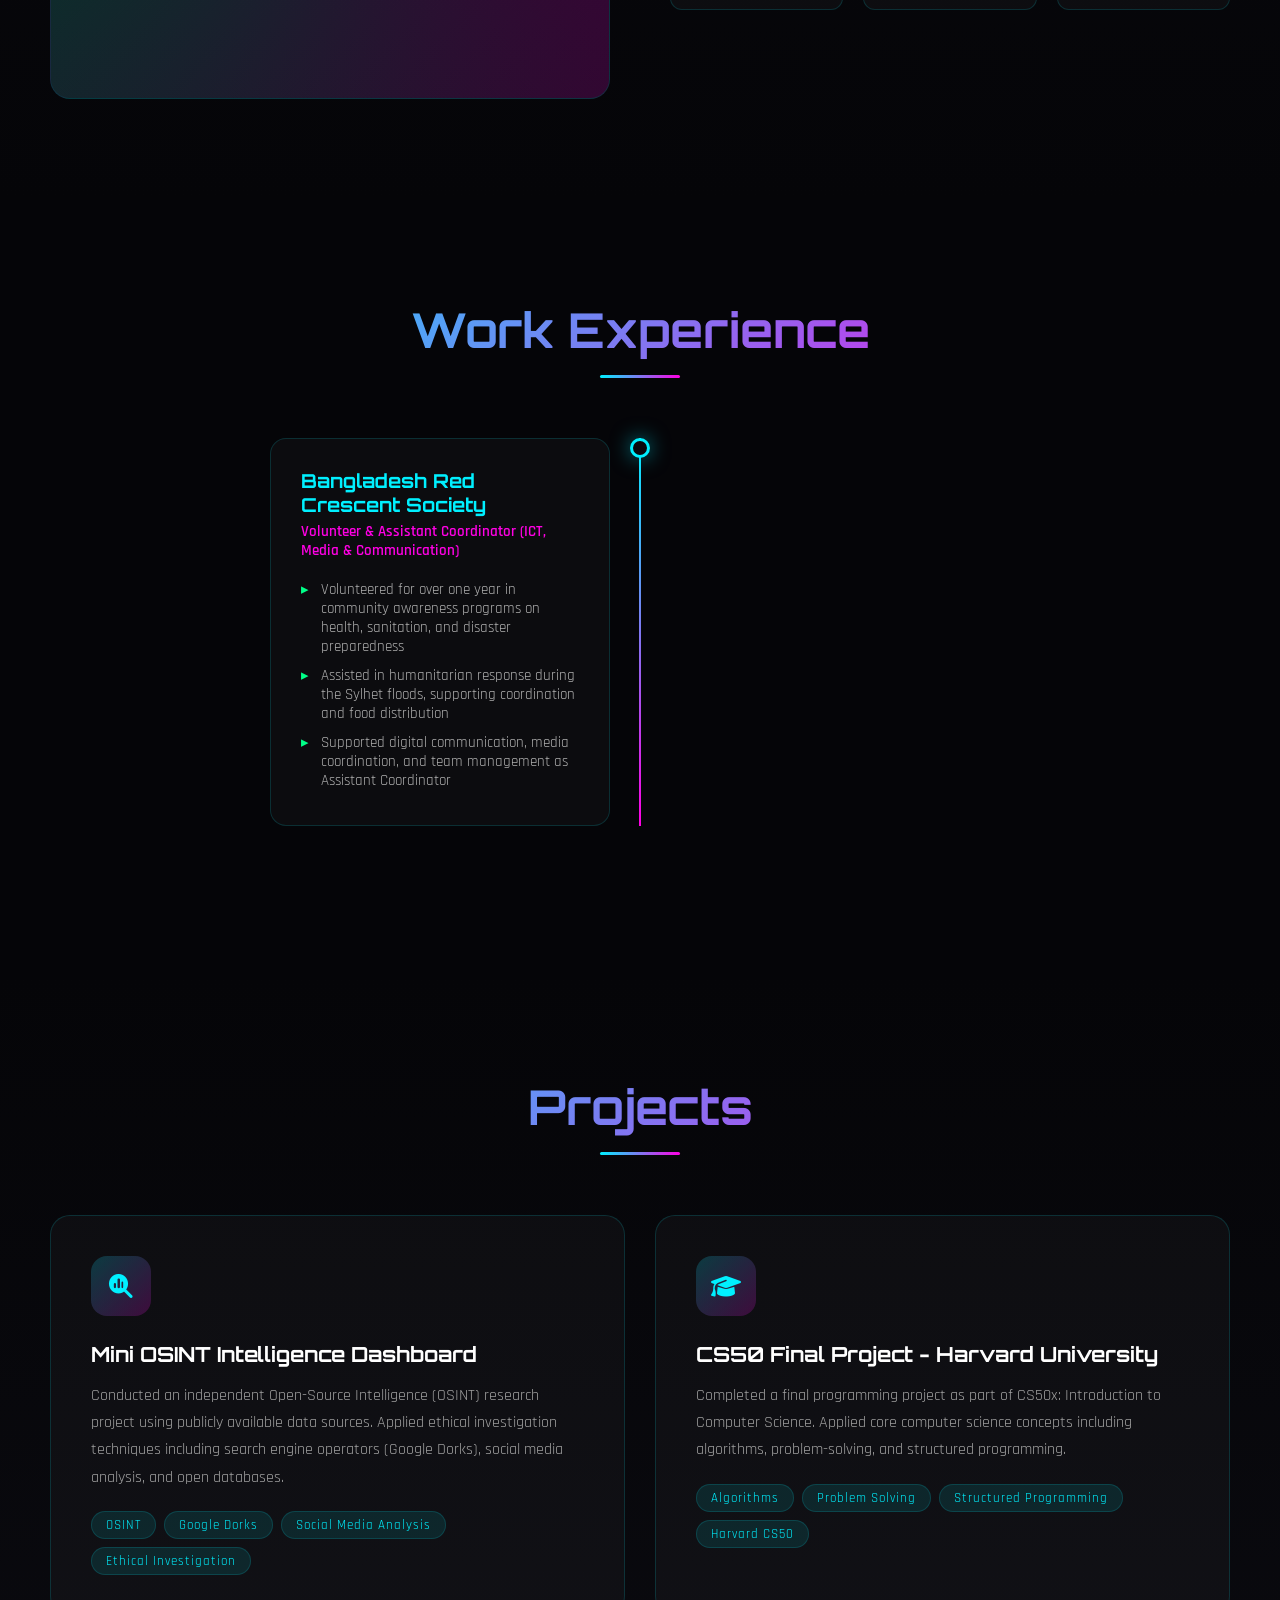
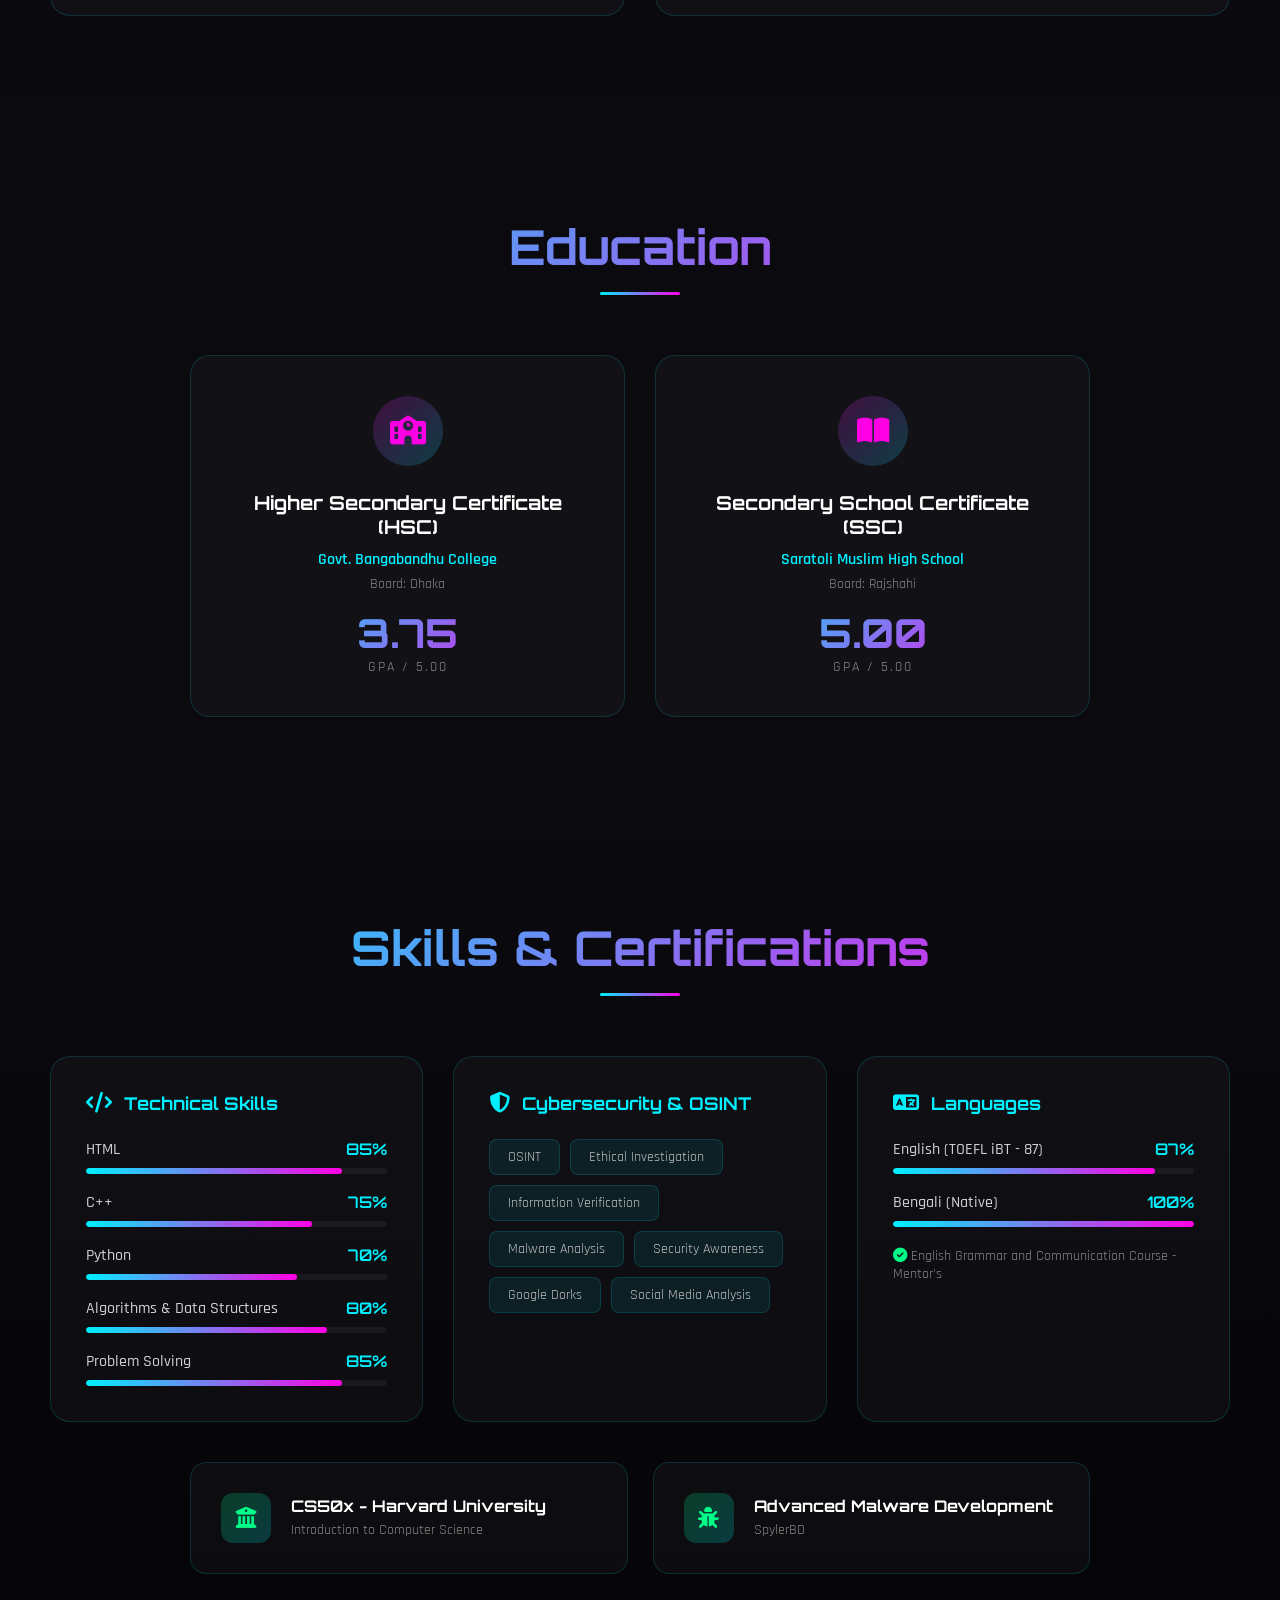
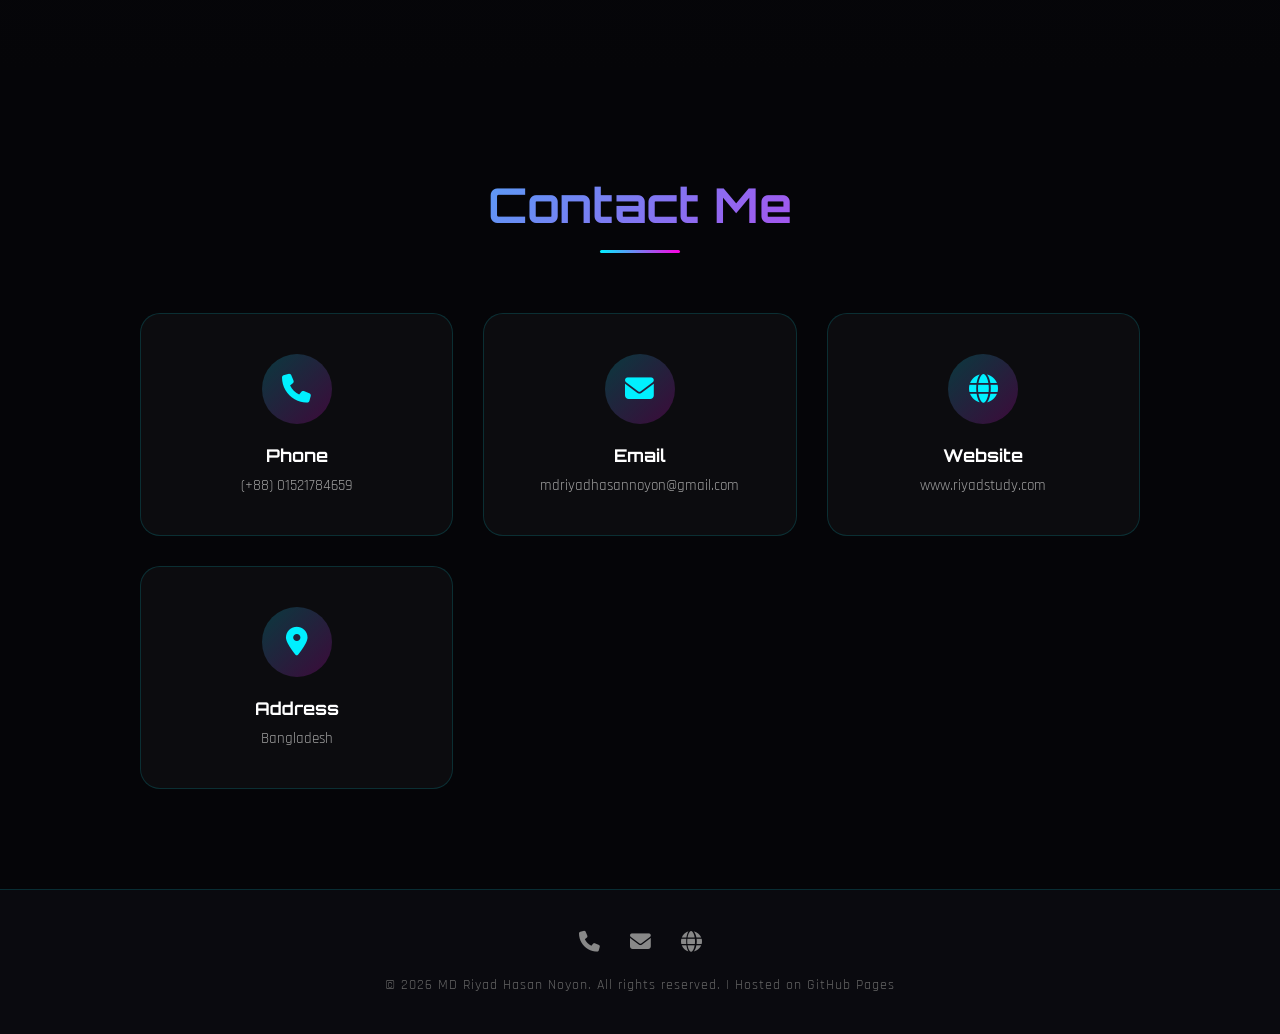
<file: riyad_hasan_portfolio.html>
<!DOCTYPE html>
<html lang="en">
<head>
    <meta charset="UTF-8">
    <meta name="viewport" content="width=device-width, initial-scale=1.0">
    <title>MD Riyad Hasan Noyon | Cybersecurity & CS</title>
    <link href="https://fonts.googleapis.com/css2?family=Orbitron:wght@400;500;600;700;800;900&family=Rajdhani:wght@300;400;500;600;700&display=swap" rel="stylesheet">
    <link rel="stylesheet" href="https://cdnjs.cloudflare.com/ajax/libs/font-awesome/6.5.1/css/all.min.css">
    <style>
        * {
            margin: 0;
            padding: 0;
            box-sizing: border-box;
        }

        :root {
            --primary: #00f0ff;
            --secondary: #ff00e4;
            --accent: #00ff88;
            --dark: #0a0a0f;
            --darker: #050508;
            --card: rgba(255,255,255,0.03);
            --border: rgba(0,240,255,0.15);
        }

        html {
            scroll-behavior: smooth;
        }

        body {
            font-family: 'Rajdhani', sans-serif;
            background: var(--dark);
            color: #e0e0e0;
            overflow-x: hidden;
            cursor: none;
        }

        /* Custom Cursor */
        .cursor {
            width: 20px;
            height: 20px;
            border: 2px solid var(--primary);
            border-radius: 50%;
            position: fixed;
            pointer-events: none;
            z-index: 9999;
            transition: transform 0.1s, background 0.3s;
            mix-blend-mode: difference;
        }

        .cursor-dot {
            width: 6px;
            height: 6px;
            background: var(--primary);
            border-radius: 50%;
            position: fixed;
            pointer-events: none;
            z-index: 9999;
        }

        /* Canvas Background */
        #bgCanvas {
            position: fixed;
            top: 0;
            left: 0;
            width: 100%;
            height: 100%;
            z-index: 0;
            pointer-events: none;
        }

        /* Navigation */
        nav {
            position: fixed;
            top: 0;
            width: 100%;
            padding: 20px 50px;
            display: flex;
            justify-content: space-between;
            align-items: center;
            z-index: 1000;
            background: rgba(10,10,15,0.8);
            backdrop-filter: blur(20px);
            border-bottom: 1px solid var(--border);
            transition: all 0.3s;
        }

        nav.scrolled {
            padding: 12px 50px;
            background: rgba(10,10,15,0.95);
        }

        .logo {
            font-family: 'Orbitron', sans-serif;
            font-size: 1.5rem;
            font-weight: 700;
            background: linear-gradient(135deg, var(--primary), var(--secondary));
            -webkit-background-clip: text;
            -webkit-text-fill-color: transparent;
            background-clip: text;
            letter-spacing: 2px;
        }

        .nav-links {
            display: flex;
            gap: 30px;
            list-style: none;
        }

        .nav-links a {
            color: #b0b0b0;
            text-decoration: none;
            font-weight: 500;
            font-size: 1rem;
            letter-spacing: 1px;
            position: relative;
            padding: 5px 0;
            transition: color 0.3s;
        }

        .nav-links a::after {
            content: '';
            position: absolute;
            bottom: 0;
            left: 0;
            width: 0;
            height: 2px;
            background: linear-gradient(90deg, var(--primary), var(--secondary));
            transition: width 0.3s;
        }

        .nav-links a:hover {
            color: var(--primary);
        }

        .nav-links a:hover::after {
            width: 100%;
        }

        /* Hero Section */
        .hero {
            height: 100vh;
            display: flex;
            align-items: center;
            justify-content: center;
            position: relative;
            z-index: 1;
        }

        .hero-content {
            text-align: center;
            max-width: 900px;
            padding: 0 20px;
        }

        .hero-badge {
            display: inline-block;
            padding: 8px 24px;
            border: 1px solid var(--border);
            border-radius: 50px;
            font-size: 0.85rem;
            color: var(--primary);
            margin-bottom: 30px;
            background: rgba(0,240,255,0.05);
            letter-spacing: 3px;
            text-transform: uppercase;
            animation: pulse-glow 2s ease-in-out infinite;
        }

        @keyframes pulse-glow {
            0%, 100% { box-shadow: 0 0 10px rgba(0,240,255,0.2); }
            50% { box-shadow: 0 0 25px rgba(0,240,255,0.4); }
        }

        .hero h1 {
            font-family: 'Orbitron', sans-serif;
            font-size: clamp(2.5rem, 6vw, 5rem);
            font-weight: 800;
            line-height: 1.1;
            margin-bottom: 20px;
            background: linear-gradient(135deg, #fff 0%, var(--primary) 50%, var(--secondary) 100%);
            -webkit-background-clip: text;
            -webkit-text-fill-color: transparent;
            background-clip: text;
            text-shadow: 0 0 60px rgba(0,240,255,0.3);
        }

        .hero .subtitle {
            font-size: clamp(1.1rem, 2.5vw, 1.5rem);
            color: #a0a0a0;
            margin-bottom: 15px;
            letter-spacing: 2px;
        }

        .hero .location {
            color: var(--accent);
            font-size: 1rem;
            margin-bottom: 40px;
            display: flex;
            align-items: center;
            justify-content: center;
            gap: 8px;
        }

        .hero-buttons {
            display: flex;
            gap: 20px;
            justify-content: center;
            flex-wrap: wrap;
        }

        .btn {
            padding: 14px 36px;
            border: none;
            border-radius: 8px;
            font-family: 'Rajdhani', sans-serif;
            font-size: 1rem;
            font-weight: 600;
            letter-spacing: 1px;
            cursor: pointer;
            text-decoration: none;
            display: inline-flex;
            align-items: center;
            gap: 10px;
            transition: all 0.3s;
            position: relative;
            overflow: hidden;
        }

        .btn-primary {
            background: linear-gradient(135deg, var(--primary), var(--secondary));
            color: var(--dark);
            box-shadow: 0 4px 30px rgba(0,240,255,0.3);
        }

        .btn-primary:hover {
            transform: translateY(-3px);
            box-shadow: 0 8px 40px rgba(0,240,255,0.5);
        }

        .btn-outline {
            background: transparent;
            color: var(--primary);
            border: 2px solid var(--primary);
        }

        .btn-outline:hover {
            background: rgba(0,240,255,0.1);
            transform: translateY(-3px);
        }

        .scroll-indicator {
            position: absolute;
            bottom: 40px;
            left: 50%;
            transform: translateX(-50%);
            display: flex;
            flex-direction: column;
            align-items: center;
            gap: 10px;
            color: var(--primary);
            animation: bounce 2s infinite;
        }

        @keyframes bounce {
            0%, 100% { transform: translateX(-50%) translateY(0); }
            50% { transform: translateX(-50%) translateY(10px); }
        }

        /* Section Styles */
        section {
            position: relative;
            z-index: 1;
            padding: 100px 50px;
        }

        .section-header {
            text-align: center;
            margin-bottom: 60px;
        }

        .section-header h2 {
            font-family: 'Orbitron', sans-serif;
            font-size: clamp(2rem, 4vw, 3rem);
            font-weight: 700;
            background: linear-gradient(135deg, var(--primary), var(--secondary));
            -webkit-background-clip: text;
            -webkit-text-fill-color: transparent;
            background-clip: text;
            margin-bottom: 15px;
        }

        .section-header .line {
            width: 80px;
            height: 3px;
            background: linear-gradient(90deg, var(--primary), var(--secondary));
            margin: 0 auto;
            border-radius: 3px;
        }

        /* About Section */
        .about {
            background: linear-gradient(180deg, var(--dark) 0%, var(--darker) 100%);
        }

        .about-grid {
            display: grid;
            grid-template-columns: 1fr 1fr;
            gap: 60px;
            max-width: 1200px;
            margin: 0 auto;
            align-items: center;
        }

        .about-image {
            position: relative;
        }

        .about-image .glow-box {
            width: 100%;
            aspect-ratio: 1;
            border-radius: 20px;
            background: linear-gradient(135deg, rgba(0,240,255,0.1), rgba(255,0,228,0.1));
            border: 1px solid var(--border);
            display: flex;
            align-items: center;
            justify-content: center;
            position: relative;
            overflow: hidden;
        }

        .about-image .glow-box::before {
            content: '';
            position: absolute;
            width: 200%;
            height: 200%;
            background: conic-gradient(var(--primary), var(--secondary), var(--accent), var(--primary));
            animation: rotate 4s linear infinite;
            opacity: 0.1;
        }

        @keyframes rotate {
            to { transform: rotate(360deg); }
        }

        .about-image .glow-box .content {
            position: relative;
            z-index: 1;
            text-align: center;
        }

        .about-image .glow-box i {
            font-size: 5rem;
            color: var(--primary);
            margin-bottom: 20px;
        }

        .about-image .glow-box h3 {
            font-family: 'Orbitron', sans-serif;
            font-size: 1.5rem;
            color: #fff;
        }

        .about-text p {
            font-size: 1.1rem;
            line-height: 1.8;
            color: #b0b0b0;
            margin-bottom: 20px;
        }

        .stats-grid {
            display: grid;
            grid-template-columns: repeat(3, 1fr);
            gap: 20px;
            margin-top: 40px;
        }

        .stat-card {
            background: var(--card);
            border: 1px solid var(--border);
            border-radius: 12px;
            padding: 25px;
            text-align: center;
            transition: all 0.3s;
        }

        .stat-card:hover {
            transform: translateY(-5px);
            border-color: var(--primary);
            box-shadow: 0 10px 30px rgba(0,240,255,0.1);
        }

        .stat-card .number {
            font-family: 'Orbitron', sans-serif;
            font-size: 2rem;
            font-weight: 700;
            color: var(--primary);
        }

        .stat-card .label {
            font-size: 0.85rem;
            color: #888;
            margin-top: 5px;
            letter-spacing: 1px;
        }

        /* Experience Section */
        .experience {
            background: var(--darker);
        }

        .timeline {
            max-width: 800px;
            margin: 0 auto;
            position: relative;
        }

        .timeline::before {
            content: '';
            position: absolute;
            left: 50%;
            transform: translateX(-50%);
            width: 2px;
            height: 100%;
            background: linear-gradient(180deg, var(--primary), var(--secondary));
        }

        .timeline-item {
            display: flex;
            justify-content: flex-end;
            padding-right: 50%;
            position: relative;
            margin-bottom: 50px;
        }

        .timeline-item:nth-child(even) {
            justify-content: flex-start;
            padding-right: 0;
            padding-left: 50%;
        }

        .timeline-dot {
            position: absolute;
            left: 50%;
            transform: translateX(-50%);
            width: 20px;
            height: 20px;
            background: var(--dark);
            border: 3px solid var(--primary);
            border-radius: 50%;
            z-index: 2;
            box-shadow: 0 0 20px rgba(0,240,255,0.5);
        }

        .timeline-content {
            background: var(--card);
            border: 1px solid var(--border);
            border-radius: 16px;
            padding: 30px;
            max-width: 400px;
            margin: 0 30px;
            transition: all 0.3s;
        }

        .timeline-content:hover {
            border-color: var(--primary);
            box-shadow: 0 10px 40px rgba(0,240,255,0.1);
            transform: scale(1.02);
        }

        .timeline-content h3 {
            font-family: 'Orbitron', sans-serif;
            font-size: 1.2rem;
            color: var(--primary);
            margin-bottom: 5px;
        }

        .timeline-content .role {
            color: var(--secondary);
            font-weight: 600;
            margin-bottom: 15px;
            font-size: 0.95rem;
        }

        .timeline-content ul {
            list-style: none;
            padding: 0;
        }

        .timeline-content ul li {
            padding: 5px 0;
            padding-left: 20px;
            position: relative;
            color: #b0b0b0;
            font-size: 0.95rem;
        }

        .timeline-content ul li::before {
            content: '▸';
            position: absolute;
            left: 0;
            color: var(--accent);
        }

        /* Projects Section */
        .projects {
            background: linear-gradient(180deg, var(--darker) 0%, var(--dark) 100%);
        }

        .projects-grid {
            display: grid;
            grid-template-columns: repeat(auto-fit, minmax(350px, 1fr));
            gap: 30px;
            max-width: 1200px;
            margin: 0 auto;
        }

        .project-card {
            background: var(--card);
            border: 1px solid var(--border);
            border-radius: 20px;
            padding: 40px;
            position: relative;
            overflow: hidden;
            transition: all 0.4s;
        }

        .project-card::before {
            content: '';
            position: absolute;
            top: 0;
            left: 0;
            width: 100%;
            height: 3px;
            background: linear-gradient(90deg, var(--primary), var(--secondary));
            transform: scaleX(0);
            transition: transform 0.4s;
        }

        .project-card:hover::before {
            transform: scaleX(1);
        }

        .project-card:hover {
            transform: translateY(-10px);
            border-color: var(--primary);
            box-shadow: 0 20px 60px rgba(0,240,255,0.15);
        }

        .project-card .icon {
            width: 60px;
            height: 60px;
            background: linear-gradient(135deg, rgba(0,240,255,0.2), rgba(255,0,228,0.2));
            border-radius: 16px;
            display: flex;
            align-items: center;
            justify-content: center;
            margin-bottom: 25px;
            font-size: 1.5rem;
            color: var(--primary);
        }

        .project-card h3 {
            font-family: 'Orbitron', sans-serif;
            font-size: 1.3rem;
            color: #fff;
            margin-bottom: 15px;
        }

        .project-card p {
            color: #a0a0a0;
            line-height: 1.7;
            margin-bottom: 20px;
        }

        .project-tags {
            display: flex;
            flex-wrap: wrap;
            gap: 8px;
        }

        .project-tag {
            padding: 5px 14px;
            background: rgba(0,240,255,0.1);
            border: 1px solid var(--border);
            border-radius: 20px;
            font-size: 0.8rem;
            color: var(--primary);
            letter-spacing: 1px;
        }

        /* Education Section */
        .education {
            background: var(--dark);
        }

        .edu-grid {
            display: grid;
            grid-template-columns: repeat(auto-fit, minmax(300px, 1fr));
            gap: 30px;
            max-width: 900px;
            margin: 0 auto;
        }

        .edu-card {
            background: var(--card);
            border: 1px solid var(--border);
            border-radius: 20px;
            padding: 40px;
            text-align: center;
            position: relative;
            overflow: hidden;
            transition: all 0.3s;
        }

        .edu-card:hover {
            transform: translateY(-5px);
            border-color: var(--secondary);
            box-shadow: 0 15px 40px rgba(255,0,228,0.1);
        }

        .edu-card .edu-icon {
            width: 70px;
            height: 70px;
            background: linear-gradient(135deg, rgba(255,0,228,0.2), rgba(0,240,255,0.2));
            border-radius: 50%;
            display: flex;
            align-items: center;
            justify-content: center;
            margin: 0 auto 25px;
            font-size: 1.8rem;
            color: var(--secondary);
        }

        .edu-card h3 {
            font-family: 'Orbitron', sans-serif;
            font-size: 1.2rem;
            color: #fff;
            margin-bottom: 10px;
        }

        .edu-card .school {
            color: var(--primary);
            font-weight: 600;
            margin-bottom: 5px;
        }

        .edu-card .board {
            color: #888;
            font-size: 0.9rem;
            margin-bottom: 15px;
        }

        .edu-card .gpa {
            font-family: 'Orbitron', sans-serif;
            font-size: 2.5rem;
            font-weight: 800;
            background: linear-gradient(135deg, var(--primary), var(--secondary));
            -webkit-background-clip: text;
            -webkit-text-fill-color: transparent;
            background-clip: text;
        }

        .edu-card .gpa-label {
            color: #888;
            font-size: 0.85rem;
            letter-spacing: 2px;
        }

        /* Skills Section */
        .skills {
            background: linear-gradient(180deg, var(--dark) 0%, var(--darker) 100%);
        }

        .skills-grid {
            display: grid;
            grid-template-columns: repeat(auto-fit, minmax(300px, 1fr));
            gap: 30px;
            max-width: 1200px;
            margin: 0 auto;
        }

        .skill-category {
            background: var(--card);
            border: 1px solid var(--border);
            border-radius: 20px;
            padding: 35px;
            transition: all 0.3s;
        }

        .skill-category:hover {
            border-color: var(--primary);
            box-shadow: 0 10px 30px rgba(0,240,255,0.1);
        }

        .skill-category h3 {
            font-family: 'Orbitron', sans-serif;
            font-size: 1.1rem;
            color: var(--primary);
            margin-bottom: 25px;
            display: flex;
            align-items: center;
            gap: 12px;
        }

        .skill-category h3 i {
            font-size: 1.3rem;
        }

        .skill-item {
            margin-bottom: 18px;
        }

        .skill-item:last-child {
            margin-bottom: 0;
        }

        .skill-header {
            display: flex;
            justify-content: space-between;
            margin-bottom: 8px;
        }

        .skill-name {
            color: #d0d0d0;
            font-weight: 500;
        }

        .skill-percent {
            color: var(--primary);
            font-family: 'Orbitron', sans-serif;
            font-weight: 600;
        }

        .skill-bar {
            height: 6px;
            background: rgba(255,255,255,0.05);
            border-radius: 3px;
            overflow: hidden;
        }

        .skill-fill {
            height: 100%;
            background: linear-gradient(90deg, var(--primary), var(--secondary));
            border-radius: 3px;
            transition: width 1.5s ease-out;
            width: 0;
        }

        .skill-tags {
            display: flex;
            flex-wrap: wrap;
            gap: 10px;
        }

        .skill-tag {
            padding: 8px 18px;
            background: rgba(0,240,255,0.08);
            border: 1px solid var(--border);
            border-radius: 8px;
            color: #c0c0c0;
            font-size: 0.9rem;
            transition: all 0.3s;
        }

        .skill-tag:hover {
            background: rgba(0,240,255,0.2);
            color: var(--primary);
            border-color: var(--primary);
        }

        /* Certifications */
        .cert-grid {
            display: grid;
            grid-template-columns: repeat(auto-fit, minmax(280px, 1fr));
            gap: 25px;
            max-width: 900px;
            margin: 40px auto 0;
        }

        .cert-card {
            background: var(--card);
            border: 1px solid var(--border);
            border-radius: 16px;
            padding: 30px;
            display: flex;
            align-items: center;
            gap: 20px;
            transition: all 0.3s;
        }

        .cert-card:hover {
            border-color: var(--accent);
            transform: translateX(5px);
        }

        .cert-card .cert-icon {
            width: 50px;
            height: 50px;
            background: linear-gradient(135deg, rgba(0,255,136,0.2), rgba(0,240,255,0.2));
            border-radius: 12px;
            display: flex;
            align-items: center;
            justify-content: center;
            font-size: 1.3rem;
            color: var(--accent);
            flex-shrink: 0;
        }

        .cert-card h4 {
            font-family: 'Orbitron', sans-serif;
            font-size: 1rem;
            color: #fff;
            margin-bottom: 5px;
        }

        .cert-card p {
            color: #888;
            font-size: 0.85rem;
        }

        /* Contact Section */
        .contact {
            background: var(--darker);
            position: relative;
        }

        .contact-grid {
            display: grid;
            grid-template-columns: repeat(auto-fit, minmax(250px, 1fr));
            gap: 30px;
            max-width: 1000px;
            margin: 0 auto;
        }

        .contact-card {
            background: var(--card);
            border: 1px solid var(--border);
            border-radius: 20px;
            padding: 40px 30px;
            text-align: center;
            transition: all 0.3s;
            text-decoration: none;
            color: inherit;
            display: block;
        }

        .contact-card:hover {
            transform: translateY(-10px);
            border-color: var(--primary);
            box-shadow: 0 20px 50px rgba(0,240,255,0.15);
        }

        .contact-card .contact-icon {
            width: 70px;
            height: 70px;
            background: linear-gradient(135deg, rgba(0,240,255,0.2), rgba(255,0,228,0.2));
            border-radius: 50%;
            display: flex;
            align-items: center;
            justify-content: center;
            margin: 0 auto 20px;
            font-size: 1.8rem;
            color: var(--primary);
            transition: all 0.3s;
        }

        .contact-card:hover .contact-icon {
            transform: rotate(360deg);
            background: linear-gradient(135deg, var(--primary), var(--secondary));
            color: var(--dark);
        }

        .contact-card h3 {
            font-family: 'Orbitron', sans-serif;
            font-size: 1.1rem;
            color: #fff;
            margin-bottom: 10px;
        }

        .contact-card p {
            color: #a0a0a0;
            font-size: 0.95rem;
        }

        /* Footer */
        footer {
            background: var(--dark);
            border-top: 1px solid var(--border);
            padding: 40px 50px;
            text-align: center;
            position: relative;
            z-index: 1;
        }

        footer p {
            color: #666;
            font-size: 0.9rem;
            letter-spacing: 1px;
        }

        footer .footer-links {
            display: flex;
            justify-content: center;
            gap: 30px;
            margin-bottom: 20px;
        }

        footer .footer-links a {
            color: #888;
            text-decoration: none;
            font-size: 1.3rem;
            transition: color 0.3s;
        }

        footer .footer-links a:hover {
            color: var(--primary);
        }

        /* Scroll Reveal */
        .reveal {
            opacity: 0;
            transform: translateY(50px);
            transition: all 0.8s ease-out;
        }

        .reveal.active {
            opacity: 1;
            transform: translateY(0);
        }

        /* Responsive */
        @media (max-width: 768px) {
            nav {
                padding: 15px 20px;
            }

            .nav-links {
                display: none;
            }

            section {
                padding: 60px 20px;
            }

            .about-grid {
                grid-template-columns: 1fr;
                gap: 40px;
            }

            .timeline::before {
                left: 20px;
            }

            .timeline-item,
            .timeline-item:nth-child(even) {
                justify-content: flex-start;
                padding-right: 0;
                padding-left: 50px;
            }

            .timeline-dot {
                left: 20px;
            }

            .stats-grid {
                grid-template-columns: 1fr;
            }

            .cursor, .cursor-dot {
                display: none;
            }

            body {
                cursor: auto;
            }
        }

        /* Mobile Menu */
        .mobile-menu-btn {
            display: none;
            background: none;
            border: none;
            color: var(--primary);
            font-size: 1.5rem;
            cursor: pointer;
        }

        @media (max-width: 768px) {
            .mobile-menu-btn {
                display: block;
            }
        }
    </style>
</head>
<body>
    <!-- Custom Cursor -->
    <div class="cursor"></div>
    <div class="cursor-dot"></div>

    <!-- Background Canvas -->
    <canvas id="bgCanvas"></canvas>

    <!-- Navigation -->
    <nav id="navbar">
        <div class="logo">RIYAD HASAN</div>
        <ul class="nav-links">
            <li><a href="#home">Home</a></li>
            <li><a href="#about">About</a></li>
            <li><a href="#experience">Experience</a></li>
            <li><a href="#projects">Projects</a></li>
            <li><a href="#education">Education</a></li>
            <li><a href="#skills">Skills</a></li>
            <li><a href="#contact">Contact</a></li>
        </ul>
        <button class="mobile-menu-btn"><i class="fas fa-bars"></i></button>
    </nav>

    <!-- Hero Section -->
    <section class="hero" id="home">
        <div class="hero-content">
            <div class="hero-badge">Cybersecurity Enthusiast</div>
            <h1>MD Riyad Hasan Noyon</h1>
            <p class="subtitle">Computer Science Student | Future Security Researcher</p>
            <p class="location"><i class="fas fa-map-marker-alt"></i> Bangladesh</p>
            <div class="hero-buttons">
                <a href="#projects" class="btn btn-primary"><i class="fas fa-rocket"></i> View Projects</a>
                <a href="#contact" class="btn btn-outline"><i class="fas fa-envelope"></i> Contact Me</a>
            </div>
        </div>
        <div class="scroll-indicator">
            <span>Scroll Down</span>
            <i class="fas fa-chevron-down"></i>
        </div>
    </section>

    <!-- About Section -->
    <section class="about" id="about">
        <div class="section-header reveal">
            <h2>About Me</h2>
            <div class="line"></div>
        </div>
        <div class="about-grid">
            <div class="about-image reveal">
                <div class="glow-box">
                    <div class="content">
                        <i class="fas fa-shield-halved"></i>
                        <h3>Security First</h3>
                    </div>
                </div>
            </div>
            <div class="about-text reveal">
                <p>Aspiring undergraduate student in Computer Science with a strong interest in Cybersecurity and secure computing, seeking an academic environment to build a solid foundation in programming, algorithms, and system security.</p>
                <p>My goal is to develop strong analytical and problem-solving skills to understand, design, and protect modern computing systems while contributing to ethical and impactful technological solutions.</p>
                <div class="stats-grid">
                    <div class="stat-card">
                        <div class="number">1+</div>
                        <div class="label">Years Volunteering</div>
                    </div>
                    <div class="stat-card">
                        <div class="number">2</div>
                        <div class="label">Major Projects</div>
                    </div>
                    <div class="stat-card">
                        <div class="number">87</div>
                        <div class="label">TOEFL Score</div>
                    </div>
                </div>
            </div>
        </div>
    </section>

    <!-- Experience Section -->
    <section class="experience" id="experience">
        <div class="section-header reveal">
            <h2>Work Experience</h2>
            <div class="line"></div>
        </div>
        <div class="timeline">
            <div class="timeline-item reveal">
                <div class="timeline-dot"></div>
                <div class="timeline-content">
                    <h3>Bangladesh Red Crescent Society</h3>
                    <p class="role">Volunteer & Assistant Coordinator (ICT, Media & Communication)</p>
                    <ul>
                        <li>Volunteered for over one year in community awareness programs on health, sanitation, and disaster preparedness</li>
                        <li>Assisted in humanitarian response during the Sylhet floods, supporting coordination and food distribution</li>
                        <li>Supported digital communication, media coordination, and team management as Assistant Coordinator</li>
                    </ul>
                </div>
            </div>
        </div>
    </section>

    <!-- Projects Section -->
    <section class="projects" id="projects">
        <div class="section-header reveal">
            <h2>Projects</h2>
            <div class="line"></div>
        </div>
        <div class="projects-grid">
            <div class="project-card reveal">
                <div class="icon"><i class="fas fa-magnifying-glass-chart"></i></div>
                <h3>Mini OSINT Intelligence Dashboard</h3>
                <p>Conducted an independent Open-Source Intelligence (OSINT) research project using publicly available data sources. Applied ethical investigation techniques including search engine operators (Google Dorks), social media analysis, and open databases.</p>
                <div class="project-tags">
                    <span class="project-tag">OSINT</span>
                    <span class="project-tag">Google Dorks</span>
                    <span class="project-tag">Social Media Analysis</span>
                    <span class="project-tag">Ethical Investigation</span>
                </div>
            </div>
            <div class="project-card reveal">
                <div class="icon"><i class="fas fa-graduation-cap"></i></div>
                <h3>CS50 Final Project - Harvard University</h3>
                <p>Completed a final programming project as part of CS50x: Introduction to Computer Science. Applied core computer science concepts including algorithms, problem-solving, and structured programming.</p>
                <div class="project-tags">
                    <span class="project-tag">Algorithms</span>
                    <span class="project-tag">Problem Solving</span>
                    <span class="project-tag">Structured Programming</span>
                    <span class="project-tag">Harvard CS50</span>
                </div>
            </div>
        </div>
    </section>

    <!-- Education Section -->
    <section class="education" id="education">
        <div class="section-header reveal">
            <h2>Education</h2>
            <div class="line"></div>
        </div>
        <div class="edu-grid">
            <div class="edu-card reveal">
                <div class="edu-icon"><i class="fas fa-school"></i></div>
                <h3>Higher Secondary Certificate (HSC)</h3>
                <p class="school">Govt. Bangabandhu College</p>
                <p class="board">Board: Dhaka</p>
                <div class="gpa">3.75</div>
                <p class="gpa-label">GPA / 5.00</p>
            </div>
            <div class="edu-card reveal">
                <div class="edu-icon"><i class="fas fa-book-open"></i></div>
                <h3>Secondary School Certificate (SSC)</h3>
                <p class="school">Saratoli Muslim High School</p>
                <p class="board">Board: Rajshahi</p>
                <div class="gpa">5.00</div>
                <p class="gpa-label">GPA / 5.00</p>
            </div>
        </div>
    </section>

    <!-- Skills Section -->
    <section class="skills" id="skills">
        <div class="section-header reveal">
            <h2>Skills & Certifications</h2>
            <div class="line"></div>
        </div>
        <div class="skills-grid">
            <div class="skill-category reveal">
                <h3><i class="fas fa-code"></i> Technical Skills</h3>
                <div class="skill-item">
                    <div class="skill-header">
                        <span class="skill-name">HTML</span>
                        <span class="skill-percent">85%</span>
                    </div>
                    <div class="skill-bar"><div class="skill-fill" data-width="85"></div></div>
                </div>
                <div class="skill-item">
                    <div class="skill-header">
                        <span class="skill-name">C++</span>
                        <span class="skill-percent">75%</span>
                    </div>
                    <div class="skill-bar"><div class="skill-fill" data-width="75"></div></div>
                </div>
                <div class="skill-item">
                    <div class="skill-header">
                        <span class="skill-name">Python</span>
                        <span class="skill-percent">70%</span>
                    </div>
                    <div class="skill-bar"><div class="skill-fill" data-width="70"></div></div>
                </div>
                <div class="skill-item">
                    <div class="skill-header">
                        <span class="skill-name">Algorithms & Data Structures</span>
                        <span class="skill-percent">80%</span>
                    </div>
                    <div class="skill-bar"><div class="skill-fill" data-width="80"></div></div>
                </div>
                <div class="skill-item">
                    <div class="skill-header">
                        <span class="skill-name">Problem Solving</span>
                        <span class="skill-percent">85%</span>
                    </div>
                    <div class="skill-bar"><div class="skill-fill" data-width="85"></div></div>
                </div>
            </div>
            <div class="skill-category reveal">
                <h3><i class="fas fa-shield-halved"></i> Cybersecurity & OSINT</h3>
                <div class="skill-tags">
                    <span class="skill-tag">OSINT</span>
                    <span class="skill-tag">Ethical Investigation</span>
                    <span class="skill-tag">Information Verification</span>
                    <span class="skill-tag">Malware Analysis</span>
                    <span class="skill-tag">Security Awareness</span>
                    <span class="skill-tag">Google Dorks</span>
                    <span class="skill-tag">Social Media Analysis</span>
                </div>
            </div>
            <div class="skill-category reveal">
                <h3><i class="fas fa-language"></i> Languages</h3>
                <div class="skill-item">
                    <div class="skill-header">
                        <span class="skill-name">English (TOEFL iBT - 87)</span>
                        <span class="skill-percent">87%</span>
                    </div>
                    <div class="skill-bar"><div class="skill-fill" data-width="87"></div></div>
                </div>
                <div class="skill-item">
                    <div class="skill-header">
                        <span class="skill-name">Bengali (Native)</span>
                        <span class="skill-percent">100%</span>
                    </div>
                    <div class="skill-bar"><div class="skill-fill" data-width="100"></div></div>
                </div>
                <div style="margin-top: 20px;">
                    <p style="color: #888; font-size: 0.9rem;"><i class="fas fa-check-circle" style="color: var(--accent);"></i> English Grammar and Communication Course - Mentor's</p>
                </div>
            </div>
        </div>

        <div class="cert-grid">
            <div class="cert-card reveal">
                <div class="cert-icon"><i class="fas fa-university"></i></div>
                <div>
                    <h4>CS50x - Harvard University</h4>
                    <p>Introduction to Computer Science</p>
                </div>
            </div>
            <div class="cert-card reveal">
                <div class="cert-icon"><i class="fas fa-bug"></i></div>
                <div>
                    <h4>Advanced Malware Development</h4>
                    <p>SpylerBD</p>
                </div>
            </div>
        </div>
    </section>

    <!-- Contact Section -->
    <section class="contact" id="contact">
        <div class="section-header reveal">
            <h2>Contact Me</h2>
            <div class="line"></div>
        </div>
        <div class="contact-grid">
            <a href="tel:+8801521784659" class="contact-card reveal">
                <div class="contact-icon"><i class="fas fa-phone"></i></div>
                <h3>Phone</h3>
                <p>(+88) 01521784659</p>
            </a>
            <a href="mailto:mdriyadhasannoyon@gmail.com" class="contact-card reveal">
                <div class="contact-icon"><i class="fas fa-envelope"></i></div>
                <h3>Email</h3>
                <p>mdriyadhasannoyon@gmail.com</p>
            </a>
            <a href="https://www.riyadstudy.com" target="_blank" class="contact-card reveal">
                <div class="contact-icon"><i class="fas fa-globe"></i></div>
                <h3>Website</h3>
                <p>www.riyadstudy.com</p>
            </a>
            <div class="contact-card reveal" style="cursor: default;">
                <div class="contact-icon"><i class="fas fa-location-dot"></i></div>
                <h3>Address</h3>
                <p>Bangladesh</p>
            </div>
        </div>
    </section>

    <!-- Footer -->
    <footer>
        <div class="footer-links">
            <a href="tel:+8801521784659"><i class="fas fa-phone"></i></a>
            <a href="mailto:mdriyadhasannoyon@gmail.com"><i class="fas fa-envelope"></i></a>
            <a href="https://www.riyadstudy.com" target="_blank"><i class="fas fa-globe"></i></a>
        </div>
        <p>© 2026 MD Riyad Hasan Noyon. All rights reserved. | Hosted on GitHub Pages</p>
    </footer>

    <script>
        // Particle Network Background
        const canvas = document.getElementById('bgCanvas');
        const ctx = canvas.getContext('2d');
        let particles = [];
        let mouse = { x: null, y: null };

        function resizeCanvas() {
            canvas.width = window.innerWidth;
            canvas.height = window.innerHeight;
        }
        resizeCanvas();
        window.addEventListener('resize', resizeCanvas);

        class Particle {
            constructor() {
                this.x = Math.random() * canvas.width;
                this.y = Math.random() * canvas.height;
                this.size = Math.random() * 2 + 0.5;
                this.speedX = (Math.random() - 0.5) * 0.5;
                this.speedY = (Math.random() - 0.5) * 0.5;
                this.color = Math.random() > 0.5 ? '#00f0ff' : '#ff00e4';
            }

            update() {
                this.x += this.speedX;
                this.y += this.speedY;

                if (this.x > canvas.width) this.x = 0;
                if (this.x < 0) this.x = canvas.width;
                if (this.y > canvas.height) this.y = 0;
                if (this.y < 0) this.y = canvas.height;

                // Mouse interaction
                if (mouse.x != null) {
                    let dx = mouse.x - this.x;
                    let dy = mouse.y - this.y;
                    let distance = Math.sqrt(dx * dx + dy * dy);
                    if (distance < 150) {
                        this.x -= dx * 0.02;
                        this.y -= dy * 0.02;
                    }
                }
            }

            draw() {
                ctx.fillStyle = this.color;
                ctx.globalAlpha = 0.6;
                ctx.beginPath();
                ctx.arc(this.x, this.y, this.size, 0, Math.PI * 2);
                ctx.fill();
            }
        }

        function initParticles() {
            particles = [];
            const particleCount = Math.min(window.innerWidth / 10, 100);
            for (let i = 0; i < particleCount; i++) {
                particles.push(new Particle());
            }
        }
        initParticles();

        function animate() {
            ctx.clearRect(0, 0, canvas.width, canvas.height);

            for (let i = 0; i < particles.length; i++) {
                particles[i].update();
                particles[i].draw();

                // Draw connections
                for (let j = i; j < particles.length; j++) {
                    let dx = particles[i].x - particles[j].x;
                    let dy = particles[i].y - particles[j].y;
                    let distance = Math.sqrt(dx * dx + dy * dy);

                    if (distance < 120) {
                        ctx.beginPath();
                        ctx.strokeStyle = particles[i].color;
                        ctx.globalAlpha = 0.1 * (1 - distance / 120);
                        ctx.lineWidth = 0.5;
                        ctx.moveTo(particles[i].x, particles[i].y);
                        ctx.lineTo(particles[j].x, particles[j].y);
                        ctx.stroke();
                    }
                }
            }

            requestAnimationFrame(animate);
        }
        animate();

        window.addEventListener('mousemove', (e) => {
            mouse.x = e.x;
            mouse.y = e.y;
        });

        // Custom Cursor
        const cursor = document.querySelector('.cursor');
        const cursorDot = document.querySelector('.cursor-dot');

        document.addEventListener('mousemove', (e) => {
            cursor.style.left = e.clientX - 10 + 'px';
            cursor.style.top = e.clientY - 10 + 'px';
            cursorDot.style.left = e.clientX - 3 + 'px';
            cursorDot.style.top = e.clientY - 3 + 'px';
        });

        document.querySelectorAll('a, button, .project-card, .skill-tag, .contact-card').forEach(el => {
            el.addEventListener('mouseenter', () => {
                cursor.style.transform = 'scale(1.5)';
                cursor.style.background = 'rgba(0,240,255,0.2)';
            });
            el.addEventListener('mouseleave', () => {
                cursor.style.transform = 'scale(1)';
                cursor.style.background = 'transparent';
            });
        });

        // Navbar Scroll Effect
        const navbar = document.getElementById('navbar');
        window.addEventListener('scroll', () => {
            if (window.scrollY > 50) {
                navbar.classList.add('scrolled');
            } else {
                navbar.classList.remove('scrolled');
            }
        });

        // Scroll Reveal
        const revealElements = document.querySelectorAll('.reveal');

        function reveal() {
            revealElements.forEach(element => {
                const windowHeight = window.innerHeight;
                const elementTop = element.getBoundingClientRect().top;
                const elementVisible = 100;

                if (elementTop < windowHeight - elementVisible) {
                    element.classList.add('active');
                }
            });
        }
        window.addEventListener('scroll', reveal);
        reveal();

        // Skill Bar Animation
        function animateSkillBars() {
            const skillBars = document.querySelectorAll('.skill-fill');
            skillBars.forEach(bar => {
                const rect = bar.getBoundingClientRect();
                if (rect.top < window.innerHeight && rect.bottom > 0) {
                    bar.style.width = bar.getAttribute('data-width') + '%';
                }
            });
        }
        window.addEventListener('scroll', animateSkillBars);
        setTimeout(animateSkillBars, 500);

        // Smooth Scroll
        document.querySelectorAll('a[href^="#"]').forEach(anchor => {
            anchor.addEventListener('click', function (e) {
                e.preventDefault();
                const target = document.querySelector(this.getAttribute('href'));
                if (target) {
                    target.scrollIntoView({
                        behavior: 'smooth',
                        block: 'start'
                    });
                }
            });
        });

        // Typing Effect for Hero
        const heroTitle = document.querySelector('.hero h1');
        const originalText = heroTitle.textContent;
        heroTitle.textContent = '';
        let charIndex = 0;

        function typeWriter() {
            if (charIndex < originalText.length) {
                heroTitle.textContent += originalText.charAt(charIndex);
                charIndex++;
                setTimeout(typeWriter, 80);
            }
        }
        setTimeout(typeWriter, 500);
    </script>
</body>
</html>
</file>
